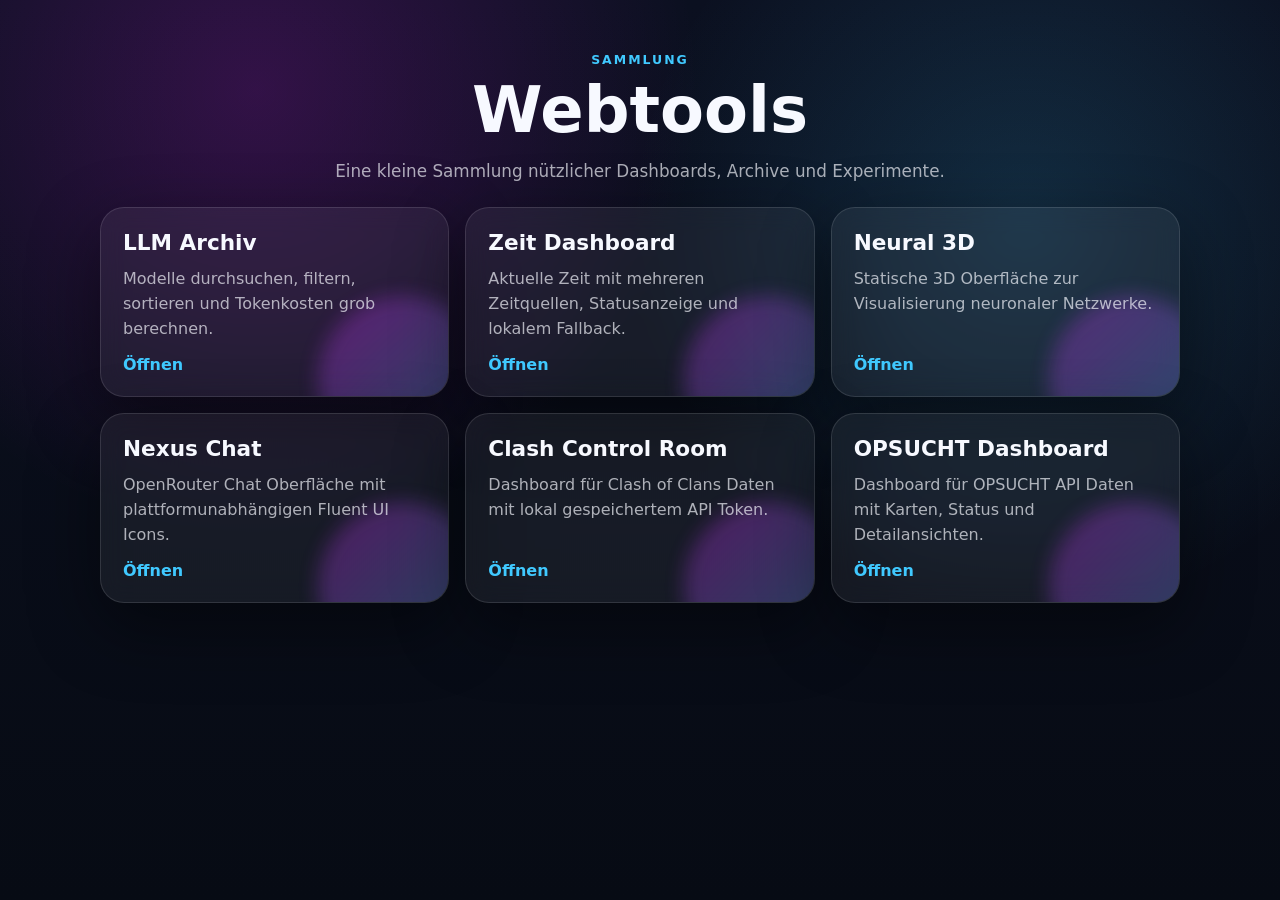
<file: index.html>
<!doctype html>
<html lang="de">
  <head>
    <meta charset="utf-8" />
    <meta name="viewport" content="width=device-width, initial-scale=1" />
    <title>Webtools</title>
    <meta name="description" content="Eine kleine Sammlung von Webtools, Dashboards und Experimenten." />
    <meta name="color-scheme" content="dark" />
    <link rel="stylesheet" href="styles.css" />
  </head>
  <body>
    <main class="home">
      <section class="hero" aria-labelledby="pageTitle">
        <p class="eyebrow">Sammlung</p>
        <h1 id="pageTitle">Webtools</h1>
        <p>Eine kleine Sammlung nützlicher Dashboards, Archive und Experimente.</p>
      </section>

      <section class="tool-grid" aria-label="Verfügbare Tools">
        <a class="tool-card" href="llm-archive/index.html">
          <h2>LLM Archiv</h2>
          <p>Modelle durchsuchen, filtern, sortieren und Tokenkosten grob berechnen.</p>
          <span>Öffnen</span>
        </a>

        <a class="tool-card" href="zeit-dashboard.html">
          <h2>Zeit Dashboard</h2>
          <p>Aktuelle Zeit mit mehreren Zeitquellen, Statusanzeige und lokalem Fallback.</p>
          <span>Öffnen</span>
        </a>

        <a class="tool-card" href="neural-3d.html">
          <h2>Neural 3D</h2>
          <p>Statische 3D Oberfläche zur Visualisierung neuronaler Netzwerke.</p>
          <span>Öffnen</span>
        </a>

        <a class="tool-card" href="nexus-chat.html">
          <h2>Nexus Chat</h2>
          <p>OpenRouter Chat Oberfläche mit plattformunabhängigen Fluent UI Icons.</p>
          <span>Öffnen</span>
        </a>

        <a class="tool-card" href="coc-dashboard/index.html">
          <h2>Clash Control Room</h2>
          <p>Dashboard für Clash of Clans Daten mit lokal gespeichertem API Token.</p>
          <span>Öffnen</span>
        </a>

        <a class="tool-card" href="opsucht/op-api-dash.html">
          <h2>OPSUCHT Dashboard</h2>
          <p>Dashboard für OPSUCHT API Daten mit Karten, Status und Detailansichten.</p>
          <span>Öffnen</span>
        </a>
      </section>
    </main>
  </body>
</html>
</file>
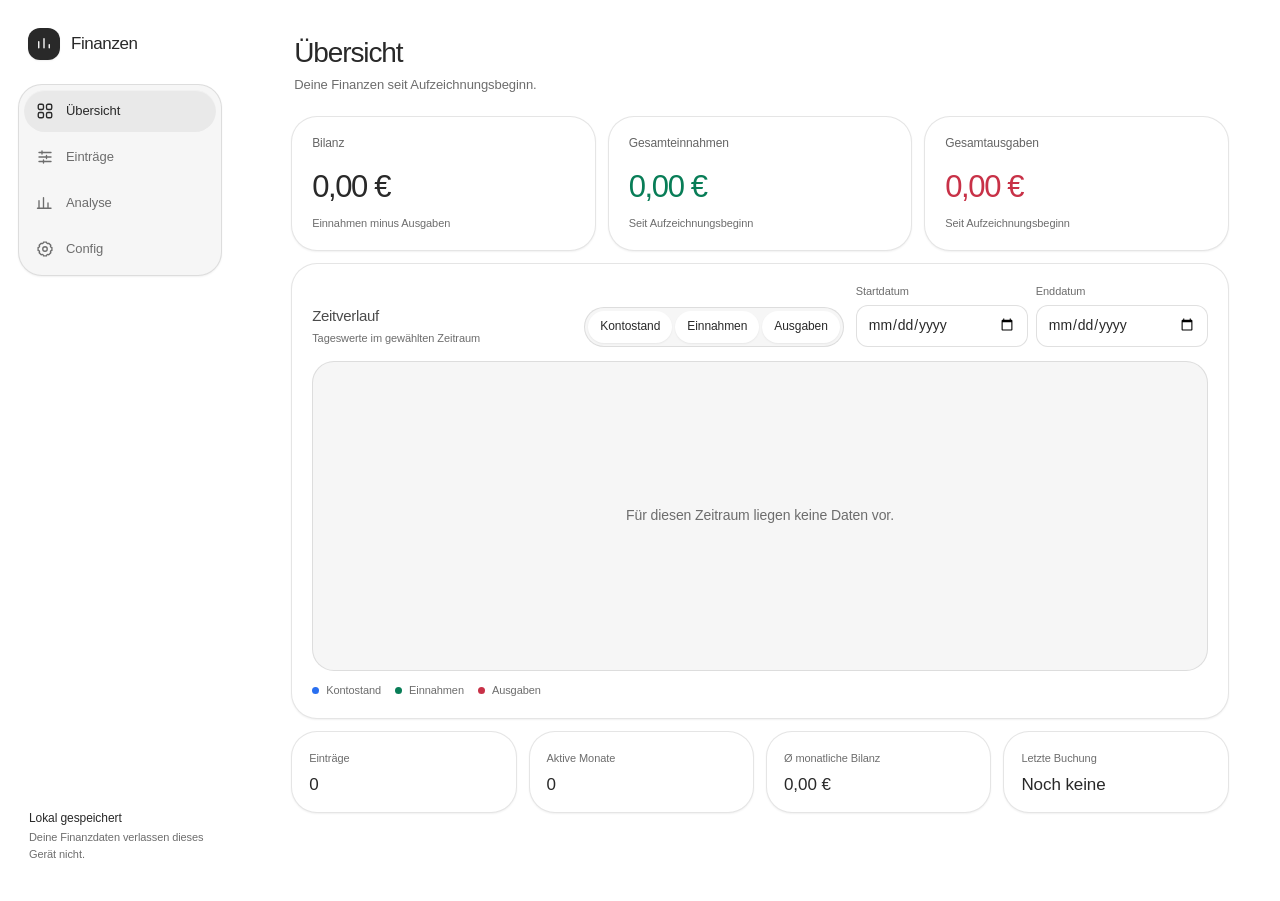
<file: finanzen.html>
<!doctype html>
<html lang="de">
<head>
  <meta charset="utf-8">
  <meta name="viewport" content="width=device-width, initial-scale=1, viewport-fit=cover">
  <meta name="color-scheme" content="light dark">
  <meta name="theme-color" content="#f4f6f8" id="themeColor">
  <title>Finanzübersicht</title>
  <style>
    :root{--bg:#f4f6f8;--panel:#fff;--panel2:#f8fafb;--text:#182026;--muted:#66727b;--line:#dfe5e9;--accent:#176b5b;--accent2:#d9eee8;--green:#11845b;--red:#cc3d4b;--blue:#377cf6;--shadow:0 8px 30px rgba(21,37,44,.07);--radius:18px;--radius-sm:11px;--font:Inter,ui-sans-serif,-apple-system,BlinkMacSystemFont,"Segoe UI",sans-serif;--mono:"SFMono-Regular",Consolas,monospace}
    [data-theme="dark"]{--bg:#111719;--panel:#182023;--panel2:#20292c;--text:#edf4f2;--muted:#9baba9;--line:#303d40;--accent:#4fc5a6;--accent2:#193f38;--green:#4bc28e;--red:#ff7580;--blue:#72a5ff;--shadow:0 10px 30px rgba(0,0,0,.18)}
    *{box-sizing:border-box}html{min-height:100%;background:var(--bg)}body{margin:0;min-height:100vh;background:var(--bg);color:var(--text);font-family:var(--font);font-size:15px;-webkit-font-smoothing:antialiased}button,input,select,textarea{font:inherit;color:inherit}button{cursor:pointer}button:disabled{cursor:not-allowed;opacity:.55}
    .app{display:grid;grid-template-columns:240px minmax(0,1fr);min-height:100vh}.sidebar{position:sticky;top:0;height:100vh;padding:28px 18px max(24px,env(safe-area-inset-bottom));border-right:1px solid var(--line);background:color-mix(in srgb,var(--panel) 92%,transparent);display:flex;flex-direction:column;z-index:10}.brand{display:flex;align-items:center;gap:11px;padding:0 10px 28px;font-weight:750;letter-spacing:-.025em;font-size:18px}.brandmark{width:34px;height:34px;border-radius:11px;display:grid;place-items:center;color:white;background:linear-gradient(145deg,#176b5b,#2f9d86);box-shadow:0 7px 16px rgba(23,107,91,.22)}.nav{display:grid;gap:6px}.nav button{min-height:46px;border:0;border-radius:12px;background:transparent;padding:0 13px;display:flex;align-items:center;gap:12px;color:var(--muted);text-align:left;font-weight:630}.nav button:hover{background:var(--panel2);color:var(--text)}.nav button.active{background:var(--accent2);color:var(--accent)}.nav svg,.icon-btn svg,.brandmark svg{width:20px;height:20px;fill:none;stroke:currentColor;stroke-width:1.8;stroke-linecap:round;stroke-linejoin:round}.side-note{margin-top:auto;padding:14px 12px;color:var(--muted);font-size:12px;line-height:1.5}.side-note strong{display:block;color:var(--text);font-size:13px;margin-bottom:2px}
    main{min-width:0;padding:42px clamp(22px,4vw,62px) 70px}.page{display:none;max-width:1440px;margin:0 auto}.page.active{display:block}.page-head{display:flex;align-items:flex-end;justify-content:space-between;gap:20px;margin-bottom:25px}.page-head h1{margin:0;font-size:30px;letter-spacing:-.045em;line-height:1.1}.page-head p{margin:8px 0 0;color:var(--muted)}
    .grid{display:grid;gap:16px}.summary-grid{grid-template-columns:repeat(3,minmax(0,1fr));margin-bottom:16px}.card,.grid>*{min-width:0}.card{background:var(--panel);border:1px solid var(--line);border-radius:var(--radius);box-shadow:var(--shadow)}.metric{padding:21px 22px;min-height:125px}.metric-label{color:var(--muted);font-size:13px;font-weight:630}.metric-value{margin-top:13px;font-size:clamp(24px,3vw,34px);font-weight:740;letter-spacing:-.045em;font-variant-numeric:tabular-nums;overflow-wrap:anywhere}.metric-sub{margin-top:7px;color:var(--muted);font-size:12px}.positive{color:var(--green)!important}.negative{color:var(--red)!important}
    .chart-card{padding:22px}.card-top{display:flex;align-items:flex-start;justify-content:space-between;gap:18px;margin-bottom:18px}.card-title{margin:0;font-size:17px;letter-spacing:-.02em}.card-sub{color:var(--muted);font-size:12px;margin-top:4px}.control-row{display:flex;gap:9px;align-items:center;flex-wrap:wrap;min-width:0}.segmented{display:flex;gap:4px;background:var(--panel2);border:1px solid var(--line);border-radius:12px;padding:4px;max-width:100%}.toggle{min-height:35px;border:0;border-radius:8px;padding:0 11px;background:transparent;color:var(--muted);font-size:12px;font-weight:680}.toggle.on{color:var(--text);background:var(--panel);box-shadow:0 2px 8px rgba(0,0,0,.07)}.toggle[data-series="balance"].on{color:var(--blue)}.toggle[data-series="income"].on{color:var(--green)}.toggle[data-series="expense"].on{color:var(--red)}.date-range{display:flex;gap:8px;align-items:end;min-width:0}.compact-field{display:grid;gap:5px;min-width:0}.compact-field span{font-size:11px;color:var(--muted);font-weight:650}.compact-field input{height:36px;max-width:145px;min-width:0}
    .chart-wrap{position:relative;min-height:340px;width:100%;overflow:hidden}.chart-wrap.small{min-height:270px}.chart-wrap svg{width:100%;height:340px;display:block;overflow:visible}.chart-wrap.small svg{height:270px}.chart-empty{position:absolute;inset:0;display:grid;place-items:center;color:var(--muted);text-align:center;padding:20px}.chart-tooltip{position:absolute;z-index:5;pointer-events:none;background:var(--text);color:var(--panel);border-radius:9px;padding:8px 10px;font-size:12px;box-shadow:var(--shadow);transform:translate(-50%,calc(-100% - 10px));white-space:nowrap}.chart-tooltip[hidden]{display:none}.axis-text{fill:var(--muted);font-size:11px}.grid-line{stroke:var(--line);stroke-width:1}.legend{display:flex;gap:16px;flex-wrap:wrap;margin-top:10px;color:var(--muted);font-size:12px}.legend span{display:flex;align-items:center;gap:7px}.dot{width:9px;height:9px;border-radius:50%;display:inline-block}.kpi-strip{margin-top:16px;grid-template-columns:repeat(4,minmax(0,1fr))}.mini-kpi{padding:16px 18px}.mini-kpi b{display:block;font-size:18px;margin-top:7px;font-variant-numeric:tabular-nums}.mini-kpi span{color:var(--muted);font-size:12px}
    .form-card{padding:22px;margin-bottom:16px}.form-grid{display:grid;grid-template-columns:1fr 1fr 1fr 1.2fr 1.2fr;gap:14px}.field{display:grid;gap:7px;min-width:0}.field.wide{grid-column:1/-1}.field label,.analysis-controls .field>span{font-size:12px;color:var(--muted);font-weight:680}.input,select,textarea,input[type="date"],input[type="number"],input[type="text"]{width:100%;min-width:0;border:1px solid var(--line);background:var(--panel2);border-radius:10px;min-height:44px;padding:9px 11px;outline:none}.input:focus,select:focus,textarea:focus,input:focus{border-color:var(--accent);box-shadow:0 0 0 3px color-mix(in srgb,var(--accent) 16%,transparent)}textarea{min-height:74px;resize:vertical}.type-switch{display:grid;grid-template-columns:1fr 1fr;background:var(--panel2);border:1px solid var(--line);border-radius:10px;padding:4px;height:44px}.type-switch input{position:absolute;opacity:0;pointer-events:none}.type-switch label{display:grid;place-items:center;border-radius:7px;font-size:13px;color:var(--muted);cursor:pointer}.type-switch input:checked+label{background:var(--panel);box-shadow:0 2px 8px rgba(0,0,0,.08);color:var(--text)}.form-actions{display:flex;align-items:center;gap:10px;margin-top:15px}.btn{min-height:43px;padding:0 16px;border-radius:10px;border:1px solid var(--line);background:var(--panel);font-weight:680}.btn:hover{background:var(--panel2)}.btn.primary{background:var(--accent);border-color:var(--accent);color:#fff}.btn.danger{color:var(--red);border-color:color-mix(in srgb,var(--red) 38%,var(--line))}.btn.ghost{border-color:transparent;background:transparent;color:var(--muted)}
    .list-card{overflow:hidden}.list-toolbar{padding:17px 18px;border-bottom:1px solid var(--line);display:flex;gap:10px;align-items:center;flex-wrap:wrap}.list-toolbar select,.list-toolbar input{min-height:40px;width:auto;max-width:190px}.filter-label{font-size:12px;color:var(--muted);font-weight:650}.entries-list{max-height:520px;overflow:auto;overscroll-behavior:contain}.entry{display:grid;grid-template-columns:110px minmax(120px,1.1fr) minmax(95px,.65fr) minmax(140px,1.4fr) 120px 82px;gap:15px;align-items:center;padding:14px 18px;border-bottom:1px solid var(--line)}.entry:last-child{border-bottom:0}.entry:hover{background:var(--panel2)}.entry-date{font-size:12px;color:var(--muted);font-variant-numeric:tabular-nums}.entry-main{min-width:0}.entry-group{font-weight:680;white-space:nowrap;overflow:hidden;text-overflow:ellipsis}.entry-market,.entry-note{min-width:0;color:var(--muted);font-size:13px;white-space:nowrap;overflow:hidden;text-overflow:ellipsis}.entry-amount{text-align:right;font-weight:740;font-variant-numeric:tabular-nums}.entry-actions{display:flex;justify-content:flex-end;gap:5px}.icon-btn{width:36px;height:36px;border:0;border-radius:9px;background:transparent;color:var(--muted);display:grid;place-items:center}.icon-btn:hover{background:var(--panel);color:var(--text)}.icon-btn.delete:hover{color:var(--red)}.icon-btn svg{width:17px;height:17px}.empty{padding:48px 20px;text-align:center;color:var(--muted)}.load-more{display:block;margin:14px auto}.list-meta{margin-left:auto;color:var(--muted);font-size:12px}
    .analysis-controls{padding:16px 18px;margin-bottom:16px;display:flex;align-items:end;gap:12px;flex-wrap:wrap}.analysis-grid{grid-template-columns:repeat(2,minmax(0,1fr));margin-bottom:16px}.analysis-stats{grid-template-columns:repeat(4,minmax(0,1fr));margin-bottom:16px}.stat{padding:18px}.stat span{font-size:12px;color:var(--muted)}.stat b{display:block;margin-top:8px;font-size:20px;font-variant-numeric:tabular-nums}.split-card{padding:20px;min-width:0}.rank-list{display:grid;gap:10px;margin-top:15px}.rank-row{display:grid;grid-template-columns:minmax(0,1fr) auto;gap:12px;align-items:center}.rank-label{min-width:0}.rank-label div{white-space:nowrap;overflow:hidden;text-overflow:ellipsis;font-size:13px;font-weight:620}.bar-track{height:5px;background:var(--panel2);border-radius:99px;overflow:hidden;margin-top:6px}.bar-fill{height:100%;background:var(--red);border-radius:99px}.rank-value{font-size:12px;font-family:var(--mono);color:var(--muted)}.top-table{width:100%;border-collapse:collapse;margin-top:10px}.top-table th,.top-table td{text-align:left;padding:11px 8px;border-bottom:1px solid var(--line);font-size:12px}.top-table th{color:var(--muted);font-weight:650}.top-table td:last-child,.top-table th:last-child{text-align:right}
    .config-grid{grid-template-columns:repeat(2,minmax(0,1fr));align-items:start}.config-card{padding:21px}.config-card h2{font-size:17px;margin:0 0 6px}.config-card>p{color:var(--muted);font-size:13px;margin:0 0 18px;line-height:1.5}.button-stack{display:flex;gap:9px;flex-wrap:wrap}.manage-list{display:grid;gap:8px;margin-top:14px;max-height:330px;overflow:auto}.manage-row{display:grid;grid-template-columns:minmax(0,1fr) 38px 38px;gap:6px;align-items:center}.manage-row input{min-height:40px}.manage-row .icon-btn{border:1px solid var(--line)}.add-row{display:grid;grid-template-columns:minmax(0,1fr) auto;gap:8px;margin-top:13px}.setting-row{display:flex;align-items:center;justify-content:space-between;gap:16px;padding:13px 0;border-bottom:1px solid var(--line)}.setting-row:last-child{border:0}.setting-row label{font-weight:630}.setting-row small{display:block;color:var(--muted);font-weight:400;margin-top:3px}.setting-row select{width:150px}.danger-zone{border-color:color-mix(in srgb,var(--red) 35%,var(--line))}
    .toast-region{position:fixed;right:22px;bottom:calc(22px + env(safe-area-inset-bottom));z-index:50;display:grid;gap:8px}.toast{max-width:360px;background:var(--text);color:var(--panel);padding:12px 15px;border-radius:11px;box-shadow:var(--shadow);animation:toast-in .2s ease}.toast.error{background:var(--red);color:#fff}@keyframes toast-in{from{opacity:0;transform:translateY(8px)}}.mobile-nav{display:none}.sr-only{position:absolute!important;width:1px;height:1px;padding:0;margin:-1px;overflow:hidden;clip:rect(0,0,0,0);white-space:nowrap;border:0}
    /* OA Design layer: calm ink-derived surfaces, squircles and pill actions. */
    :root{
      --ink:#292929;
      --bg:#fff;
      --panel:#fff;
      --panel2:#f6f6f6;
      --text:var(--ink);
      --muted:#6d6d6d;
      --line:color-mix(in srgb,var(--ink) 12%,transparent);
      --input-line:color-mix(in srgb,var(--ink) 14%,transparent);
      --wash:color-mix(in srgb,var(--ink) 5%,transparent);
      --secondary:#e9e9e9;
      --accent:#305dde;
      --accent2:#e9e9e9;
      --green:#087d57;
      --red:#c83147;
      --blue:#296ff0;
      --ring:#3ba6f1;
      --shadow:0 1px 2px rgba(0,0,0,.06);
      --shadow-floating:0 1px 2px rgba(0,0,0,.08),0 8px 24px rgba(0,0,0,.08);
      --radius:26px;
      --radius-sm:10px;
      --font:"Inter Tight",Inter,ui-sans-serif,-apple-system,BlinkMacSystemFont,"Segoe UI",sans-serif;
    }
    [data-theme="dark"]{
      --ink:#ededed;
      --bg:#191919;
      --panel:#212121;
      --panel2:#191919;
      --text:var(--ink);
      --muted:#969696;
      --line:color-mix(in srgb,var(--ink) 14%,transparent);
      --input-line:color-mix(in srgb,var(--ink) 16%,transparent);
      --wash:color-mix(in srgb,var(--ink) 5%,transparent);
      --secondary:#2e2e2e;
      --accent:#296ff0;
      --accent2:#2e2e2e;
      --green:#5bd7a5;
      --red:#ff858e;
      --blue:#6095ff;
      --ring:#3ba6f1;
      --shadow:0 1px 2px rgba(0,0,0,.22);
      --shadow-floating:0 1px 2px rgba(0,0,0,.24),0 8px 24px rgba(0,0,0,.22);
    }
    html,body{overflow-x:clip}body{font-size:14px;line-height:1.45;letter-spacing:-.006em}.app,main{background:var(--bg)}
    h1,h2,h3,strong,b,.brand,.nav button,.metric-label,.metric-value,.mini-kpi b,.stat b,.entry-group,.entry-amount,.btn,.toggle,.field label,.analysis-controls .field>span,.compact-field span,.rank-label div{font-weight:500}
    button,input,select,textarea{letter-spacing:-.006em}button,.btn,.icon-btn,.toggle,.nav button{transition:background-color .16s ease,color .16s ease,border-color .16s ease,transform .1s ease,box-shadow .16s ease}
    button:focus-visible,input:focus-visible,select:focus-visible,textarea:focus-visible{outline:none;box-shadow:0 0 0 3px color-mix(in srgb,var(--ring) 50%,transparent)!important}
    button:active,.btn:active,.icon-btn:active,.toggle:active,.nav button:active{transform:translateY(1px) scale(.98)}
    .sidebar{width:auto;padding:28px 18px max(24px,env(safe-area-inset-bottom));border-right:0;background:var(--panel);box-shadow:none}.brand{padding:0 10px 24px;font-size:17px;letter-spacing:-.025em}.brandmark{width:32px;height:32px;border-radius:12px;background:var(--text);box-shadow:var(--shadow);corner-shape:squircle}.brandmark svg{width:18px;height:18px}
    .nav{gap:4px;padding:5px;border:1px solid var(--line);border-radius:24px;background:var(--panel2);box-shadow:var(--shadow);corner-shape:squircle}.nav button{min-height:42px;border-radius:999px;padding:0 12px;font-size:13px}.nav button:hover{background:var(--wash)}.nav button.active{background:var(--secondary);color:var(--text);box-shadow:inset 0 1px 0 rgba(255,255,255,.35)}.nav svg{width:18px;height:18px}.side-note{padding:14px 11px;color:var(--muted);font-size:11px}.side-note strong{font-size:12px}
    main{padding:38px clamp(22px,4vw,58px) 88px}.page{max-width:1180px}.page-head{margin-bottom:22px;padding:0 3px}.page-head h1{font-size:28px;font-weight:500;letter-spacing:-.04em}.page-head p{margin-top:6px;font-size:13px;line-height:1.5}
    .grid{gap:12px}.summary-grid{margin-bottom:12px}.card{border-color:var(--line);border-radius:var(--radius);box-shadow:var(--shadow);corner-shape:squircle}.metric{min-height:116px;padding:18px 20px}.metric-label{font-size:12px;color:color-mix(in srgb,var(--text) 72%,transparent)}.metric-value{margin-top:12px;font-size:clamp(23px,2.7vw,31px);font-weight:500;letter-spacing:-.045em}.metric-sub{margin-top:6px;font-size:11px}
    .chart-card,.form-card,.config-card,.split-card{padding:20px}.chart-card{margin-top:0}.card-title{font-size:15px;font-weight:500;color:color-mix(in srgb,var(--text) 84%,transparent)}.card-sub{font-size:11px}.card-top{margin-bottom:14px}.chart-wrap{border:1px solid var(--line);border-radius:22px;background:var(--panel2);padding:8px;corner-shape:squircle}.chart-wrap.small{margin-top:14px}.chart-wrap svg{overflow:hidden}.grid-line{stroke:var(--line)}.axis-text{fill:var(--muted);font-size:10px}.legend{gap:14px;margin-top:12px;font-size:11px}.dot{width:7px;height:7px}.chart-tooltip{border:1px solid var(--line);border-radius:999px;background:var(--panel);color:var(--text);padding:7px 11px;font-size:11px;box-shadow:var(--shadow-floating)}
    .segmented{gap:3px;padding:3px;border-color:var(--line);border-radius:999px;background:var(--panel2)}.toggle{min-height:32px;border-radius:999px;padding:0 12px;font-weight:500}.toggle.on{background:var(--panel);box-shadow:var(--shadow)}.toggle[data-series="balance"].on,.toggle[data-series="income"].on,.toggle[data-series="expense"].on{color:var(--text)}
    .kpi-strip{margin-top:12px}.mini-kpi{padding:15px 17px}.mini-kpi span{font-size:11px}.mini-kpi b{margin-top:5px;font-size:17px}
    .input,select,textarea,input[type="date"],input[type="number"],input[type="text"]{min-height:42px;max-width:100%;border-color:var(--input-line);border-radius:12px;background:var(--panel);padding:8px 11px}.input:hover,select:hover,textarea:hover,input[type="date"]:hover,input[type="number"]:hover,input[type="text"]:hover{border-color:color-mix(in srgb,var(--ink) 22%,transparent)}.input:focus,select:focus,textarea:focus,input:focus{border-color:var(--ring)}textarea{min-height:72px}.field{gap:6px}.field label,.analysis-controls .field>span{font-size:11px;font-weight:500}.type-switch{height:42px;padding:3px;border:0;border-radius:999px;background:var(--secondary)}.type-switch label{border-radius:999px;font-size:12px;font-weight:500}.type-switch input:checked+label{background:var(--panel);box-shadow:var(--shadow)}
    select{padding-inline-end:34px;overflow:hidden;text-overflow:ellipsis;white-space:nowrap}
    input[type="date"]{display:block;inline-size:100%;min-inline-size:0;max-inline-size:100%;overflow:hidden}
    input[type="date"]::-webkit-date-and-time-value{min-width:0;text-align:left}
    input[type="date"]::-webkit-datetime-edit{display:flex;min-width:0;overflow:hidden;padding:0}
    input[type="date"]::-webkit-datetime-edit-fields-wrapper{min-width:0;overflow:hidden}
    input[type="date"]::-webkit-calendar-picker-indicator{flex:0 0 auto;margin:0 0 0 7px;padding:2px}
    .date-range{display:grid;grid-template-columns:repeat(2,minmax(155px,1fr));width:auto;max-width:100%}.analysis-controls .field{flex:1 1 190px}.list-toolbar>select,.list-toolbar>.compact-field{flex:1 1 170px;min-width:0;max-width:220px}.list-toolbar>.compact-field input{width:100%;max-width:100%}
    .form-card{margin-bottom:12px}.form-grid{gap:12px}.form-actions{margin-top:13px}.btn{min-height:38px;padding:0 15px;border:1px solid transparent;border-radius:999px;background:var(--secondary);box-shadow:none;font-size:13px;font-weight:500}.btn:hover{background:color-mix(in srgb,var(--secondary) 95%,var(--ink))}.btn.primary{border-color:color-mix(in srgb,var(--accent) 80%,#3a3480);background:color-mix(in srgb,var(--accent) 90%,#3a3480);box-shadow:inset 0 1px 0 rgba(255,255,255,.22),inset 0 -1px 0 rgba(58,52,128,.3)}.btn.primary:hover{background:var(--accent)}.btn.ghost{background:transparent}.btn.danger{border-color:transparent;background:color-mix(in srgb,var(--red) 9%,transparent)}.btn.danger:hover{background:color-mix(in srgb,var(--red) 14%,transparent)}
    .icon-btn{width:34px;height:34px;border-radius:999px}.icon-btn:hover{background:var(--wash)}.icon-btn svg{width:16px;height:16px}
    .list-card{padding:4px;overflow:hidden}.list-toolbar{padding:13px 14px 14px;border-bottom:0}.list-toolbar select,.list-toolbar input{min-height:36px;border-radius:999px;background:var(--panel2);font-size:12px}.list-toolbar .compact-field span{padding-left:8px}.entries-list{border:1px solid var(--line);border-radius:22px;background:var(--panel2);corner-shape:squircle}.entry{min-height:60px;padding:11px 14px;border-bottom:0}.entry:hover{background:var(--wash)}.entry-date,.entry-market,.entry-note{font-size:12px}.entry-group,.entry-amount{font-weight:500}.empty{padding:42px 20px;font-size:13px}.list-meta{font-size:11px}
    .analysis-controls{margin-bottom:12px;padding:14px 16px;border-radius:22px}.analysis-stats{margin-bottom:12px}.stat{padding:16px}.stat span{font-size:11px}.stat b{margin-top:6px;font-size:18px}.analysis-grid{margin-bottom:12px}.rank-list{margin-top:13px;padding:10px 12px;border:1px solid var(--line);border-radius:20px;background:var(--panel2)}.rank-row{padding:5px 0}.rank-label div{font-size:12px}.bar-track{height:4px;background:var(--secondary)}.rank-value{font-size:11px}.top-table{margin-top:13px;border-collapse:separate;border-spacing:0 3px}.top-table th{padding:7px 9px;border:0;font-size:10px;font-weight:500}.top-table td{padding:9px;border:0;background:var(--panel2);font-size:11px}.top-table td:first-child{border-radius:10px 0 0 10px}.top-table td:last-child{border-radius:0 10px 10px 0}
    .config-grid{gap:12px}.config-card h2{font-size:15px;font-weight:500}.config-card>p{margin-bottom:16px;font-size:12px}.button-stack{gap:7px}.manage-list{gap:6px;margin-top:12px}.manage-row{grid-template-columns:minmax(0,1fr) 36px 36px}.manage-row input{min-height:38px}.manage-row .icon-btn{border-color:var(--line)}.add-row{margin-top:12px}.setting-row{padding:11px 0;border-bottom:0}.setting-row label{font-weight:500}.setting-row small{font-size:11px}.danger-zone{border-color:color-mix(in srgb,var(--red) 25%,transparent)}
    .mobile-nav{border-color:var(--line);background:color-mix(in srgb,var(--panel) 92%,transparent);box-shadow:var(--shadow-floating);border-radius:999px}.mobile-nav button{border-radius:999px}.mobile-nav button.active{background:var(--secondary);color:var(--text)}
    .toast-region{gap:7px}.toast{border:1px solid var(--line);border-radius:999px;background:var(--panel);color:var(--text);padding:8px 14px;font-size:12px;box-shadow:var(--shadow-floating);animation:oa-toast-pulse .32s cubic-bezier(.5,1,.89,1)}.toast.error{border-color:color-mix(in srgb,var(--red) 25%,transparent);background:var(--panel);color:var(--red);animation:oa-toast-shake .28s cubic-bezier(.5,1,.89,1)}
    @keyframes oa-toast-pulse{0%{scale:1}30%{scale:1.025}60%{scale:.99}100%{scale:1}}@keyframes oa-toast-shake{0%{translate:0 0}25%{translate:-3px 0}50%{translate:3px 0}75%{translate:-3px 0}100%{translate:0 0}}
    @media(max-width:1200px){.chart-card .card-top{display:block}.chart-card .card-top>.control-row{margin-top:14px}.chart-card .control-row{justify-content:space-between}}
    @media(max-width:1050px){.app{grid-template-columns:200px minmax(0,1fr)}.sidebar{padding-left:12px;padding-right:12px}.form-grid{grid-template-columns:repeat(2,minmax(0,1fr))}.entry{grid-template-columns:90px minmax(110px,1fr) minmax(90px,.7fr) minmax(120px,1fr) 110px 82px}.analysis-stats{grid-template-columns:repeat(2,minmax(0,1fr))}}
    @media(max-width:900px){body{padding-bottom:calc(75px + env(safe-area-inset-bottom))}.app{display:block}.sidebar{display:none}main{padding:34px 24px 34px}.mobile-nav{position:fixed;display:grid;grid-template-columns:repeat(4,1fr);left:12px;right:12px;bottom:calc(8px + env(safe-area-inset-bottom));z-index:30;background:color-mix(in srgb,var(--panel) 92%,transparent);backdrop-filter:blur(16px);border:1px solid var(--line);border-radius:17px;padding:5px;box-shadow:0 12px 35px rgba(0,0,0,.17)}.mobile-nav button{height:50px;border:0;background:transparent;color:var(--muted);border-radius:12px;display:grid;place-items:center;gap:2px;font-size:10px}.mobile-nav button.active{background:var(--accent2);color:var(--accent)}.mobile-nav svg{width:19px;height:19px;fill:none;stroke:currentColor;stroke-width:1.8}}
    @media(max-width:760px){main{padding:28px 16px 30px}.page-head{align-items:flex-start}.page-head h1{font-size:27px}.summary-grid{grid-template-columns:1fr}.metric{min-height:auto}.date-range{width:100%;margin-top:10px}.compact-field{flex:1}.compact-field input{max-width:none}.kpi-strip,.analysis-stats,.analysis-grid,.config-grid{grid-template-columns:1fr 1fr}.form-grid{grid-template-columns:1fr}.field.wide{grid-column:auto}.list-toolbar{align-items:stretch;row-gap:12px}.list-toolbar>select,.list-toolbar>.compact-field{flex:1 1 calc(50% - 5px);width:calc(50% - 5px);max-width:none}.list-toolbar>.compact-field input{width:100%;max-width:none}.list-meta{width:100%;margin:0}.entry{grid-template-columns:minmax(0,1fr) auto 82px;gap:7px 12px;padding:14px}.entry-date{grid-column:1}.entry-amount{grid-column:2}.entry-actions{grid-column:3;grid-row:1/3}.entry-main{grid-column:1}.entry-market{grid-column:2;text-align:right}.entry-note{grid-column:1/3}.chart-card,.form-card,.config-card,.split-card{padding:17px}.chart-wrap{min-height:290px;height:auto}.chart-wrap svg{min-height:274px;height:274px}.toast-region{left:16px;right:16px}.toast{max-width:none}}
    @media(max-width:680px){.analysis-grid,.config-grid{grid-template-columns:1fr}}
    @media(max-width:510px){.kpi-strip,.analysis-stats,.analysis-grid,.config-grid{grid-template-columns:1fr}.control-row{align-items:stretch}.segmented{width:100%;overflow:auto}.toggle{flex:1}.date-range{grid-template-columns:1fr}.analysis-controls .field{width:100%;flex-basis:100%}.list-toolbar>select,.list-toolbar>.compact-field{width:100%;flex-basis:100%}.entry{grid-template-columns:minmax(0,1fr) auto 82px}.entry-market{max-width:120px}.button-stack .btn{flex:1}.page-head p{font-size:13px}.setting-row{display:grid;grid-template-columns:1fr}.setting-row select{width:100%}input,select,textarea{font-size:16px}}
    /* Compact, Safari-safe field layout. */
    input[type="date"]{contain:inline-size}
    .form-grid{grid-template-columns:minmax(220px,1.28fr) minmax(130px,.66fr) minmax(190px,.86fr) minmax(180px,1fr) minmax(180px,1fr);gap:12px}
    .form-grid>.field{grid-column:auto}
    .form-grid>.field.wide{grid-column:1/-1}
    .chart-card .card-top{align-items:end}
    .chart-card .control-row{display:grid;grid-template-columns:auto auto;align-items:end;gap:12px}
    .date-range{grid-template-columns:repeat(2,172px);gap:8px;width:auto}
    .compact-field input{width:100%;max-width:none}
    .chart-card>.chart-wrap{min-height:310px}
    .chart-card>.chart-wrap svg{height:310px}
    .chart-hit{cursor:pointer;touch-action:manipulation;outline:none}
    .chart-point{pointer-events:none;transition:r .16s ease,stroke-width .16s ease}
    .chart-point.selected,.chart-hit:focus-visible+.chart-point{r:5.5px;stroke:var(--panel);stroke-width:2px}
    .chart-tooltip.detail{min-width:230px;max-width:min(310px,calc(100% - 16px));border-radius:14px;padding:10px 12px;white-space:normal;transform:none;line-height:1.4}
    .chart-tip-date{margin-bottom:7px;color:var(--muted);font-size:11px;font-weight:500}
    .chart-tip-row{display:grid;grid-template-columns:minmax(0,1fr) auto;gap:2px 14px;padding:5px 0}
    .chart-tip-row+.chart-tip-row{border-top:1px solid var(--line)}
    .chart-tip-name{display:flex;min-width:0;align-items:center;gap:7px}
    .chart-tip-name i{width:7px;height:7px;flex:0 0 auto;border-radius:50%;background:var(--series-color)}
    .chart-tip-value{font-variant-numeric:tabular-nums;font-weight:500}
    .chart-tip-change{grid-column:1/-1;color:var(--muted);font-size:10px}
    .chart-tip-change .positive{color:var(--green)!important}.chart-tip-change .negative{color:var(--red)!important}.chart-tip-change .neutral{color:var(--muted)}
    .analysis-controls .field,.analysis-controls .filter-control{flex:0 1 220px}
    .list-toolbar{display:grid;grid-template-columns:repeat(5,minmax(0,1fr));gap:10px;align-items:end}
    .list-toolbar>select{width:100%;max-width:none;min-width:0}
    .list-toolbar>.compact-field{width:172px;max-width:172px;min-width:0;justify-self:start}
    .list-toolbar>.list-meta{grid-column:5;grid-row:2;width:auto;margin:0;align-self:center;justify-self:end;text-align:right}
    .filter-control{display:grid;gap:5px;min-width:0}.filter-control>span{padding-left:8px;color:var(--muted);font-size:11px;font-weight:500}
    .filter-control select,.filter-control input{width:100%;max-width:none}
    .multi-filter{position:relative;min-width:0}.multi-filter summary{display:grid;grid-template-columns:minmax(0,1fr) 16px;gap:8px;align-items:center;min-height:36px;padding:0 11px 0 13px;border:1px solid var(--input-line);border-radius:999px;background:var(--panel2);color:var(--text);font-size:12px;list-style:none;cursor:pointer;transition:border-color .16s ease,background-color .16s ease,box-shadow .16s ease}.multi-filter summary::-webkit-details-marker{display:none}.multi-filter summary:hover{border-color:color-mix(in srgb,var(--ink) 22%,transparent)}.multi-filter summary:focus-visible{outline:none;box-shadow:0 0 0 3px color-mix(in srgb,var(--ring) 50%,transparent)}.multi-filter.active summary{border-color:color-mix(in srgb,var(--accent) 38%,var(--input-line));background:color-mix(in srgb,var(--accent) 8%,var(--panel2))}.multi-filter summary svg{width:15px;height:15px;fill:none;stroke:currentColor;stroke-width:1.8;transition:transform .16s ease}.multi-filter[open] summary svg{transform:rotate(180deg)}.multi-filter-value{min-width:0;overflow:hidden;text-overflow:ellipsis;white-space:nowrap}
    .multi-filter-menu{position:absolute;z-index:25;top:calc(100% + 7px);left:0;width:min(280px,calc(100vw - 48px));max-height:280px;overflow:auto;padding:5px;border:1px solid var(--line);border-radius:16px;background:var(--panel);box-shadow:var(--shadow-floating)}.multi-filter[data-filter="market"] .multi-filter-menu,.multi-filter[data-analysis-filter="market"] .multi-filter-menu{right:0;left:auto}.multi-option{display:flex;min-height:42px;align-items:center;gap:10px;padding:7px 10px;border-radius:11px;font-size:12px;cursor:pointer;user-select:none}.multi-option:hover{background:var(--wash)}.multi-option input{width:17px!important;height:17px!important;min-height:0!important;flex:0 0 auto;margin:0;border-radius:5px!important;accent-color:var(--accent)}.multi-option span{min-width:0;overflow-wrap:anywhere}.filter-search{grid-column:1/3;grid-row:2}.filter-start{grid-column:3;grid-row:2}.filter-end{grid-column:4;grid-row:2}.reset-filters{grid-column:5;grid-row:1;align-self:end;min-height:36px;width:100%;justify-content:center}.list-card{overflow:visible}.form-grid>.date-field{min-inline-size:0;max-inline-size:100%;overflow:hidden}.date-field #date{display:block;inline-size:100%;width:100%;width:-webkit-fill-available;min-inline-size:0;min-width:0;max-inline-size:100%;max-width:100%}
    .notes-autocomplete{position:relative;min-width:0;border-radius:12px;background:var(--panel)}.notes-autocomplete textarea{position:relative;z-index:1;display:block;background:transparent}.notes-ghost{position:absolute;z-index:0;inset:1px;padding:8px 11px;overflow:hidden;border-radius:11px;white-space:pre-wrap;overflow-wrap:anywhere;color:transparent;line-height:inherit;pointer-events:none}.notes-ghost-prefix{visibility:hidden}.notes-ghost-suffix{color:color-mix(in srgb,var(--muted) 72%,transparent)}.note-accept{position:absolute;z-index:2;right:8px;bottom:8px;min-height:36px;padding:0 12px;border:1px solid var(--line);border-radius:999px;background:var(--panel);color:var(--muted);font-size:11px;box-shadow:var(--shadow);touch-action:manipulation}.note-accept:hover{color:var(--text);background:var(--panel2)}.session-suggestions{display:flex;min-width:0;gap:5px;overflow:hidden}.session-suggestions[hidden]{display:none}.session-chip{min-width:0;max-width:100%;min-height:30px;padding:0 9px;overflow:hidden;border:1px solid var(--line);border-radius:999px;background:transparent;color:var(--muted);font-size:10px;text-overflow:ellipsis;white-space:nowrap;touch-action:manipulation}.session-chip:hover{background:var(--wash);color:var(--text)}.toast.with-action{display:flex;align-items:center;gap:12px}.toast-action{min-height:36px;padding:0 12px;border:1px solid color-mix(in srgb,var(--accent) 35%,var(--line));border-radius:999px;background:color-mix(in srgb,var(--accent) 10%,var(--panel));color:var(--accent);font-size:11px;font-weight:600;white-space:nowrap;touch-action:manipulation}
    @media(max-width:1250px){
      .form-grid{grid-template-columns:repeat(6,minmax(0,1fr))}
      .form-grid>.field:nth-child(1),.form-grid>.field:nth-child(2),.form-grid>.field:nth-child(3){grid-column:span 2}
      .form-grid>.field:nth-child(4),.form-grid>.field:nth-child(5){grid-column:span 3}
      .form-grid>.field.wide{grid-column:1/-1}
    }
    @media(max-width:1200px){
      .chart-card .control-row{grid-template-columns:auto auto;justify-content:start}
    }
    @media(max-width:760px){
      .form-grid{grid-template-columns:1fr}.form-grid>.field{grid-column:auto}
      .chart-card .control-row{grid-template-columns:1fr;width:100%}
      .date-range{grid-template-columns:repeat(2,minmax(0,1fr));width:100%}
      .list-toolbar{grid-template-columns:repeat(2,minmax(0,1fr))}
      .list-toolbar>.compact-field{width:100%;max-width:none}
      .filter-search,.filter-start,.filter-end{grid-column:auto;grid-row:auto}
      .reset-filters{grid-column:1/-1;grid-row:1}
      .list-toolbar>.list-meta{grid-column:1/-1;grid-row:auto;width:100%;justify-self:stretch}
      .chart-card>.chart-wrap{min-height:274px}.chart-card>.chart-wrap svg{height:274px}
    }
    @media(max-width:510px){
      .date-range,.list-toolbar{grid-template-columns:1fr}
      .list-toolbar>.compact-field{width:100%;max-width:none}
      .multi-filter-menu,.multi-filter[data-filter="market"] .multi-filter-menu,.multi-filter[data-analysis-filter="market"] .multi-filter-menu{right:auto;left:0;width:100%}
    }
    @media(prefers-reduced-motion:reduce){*,*::before,*::after{scroll-behavior:auto!important;animation-duration:.01ms!important;transition-duration:.01ms!important}}
  </style>
</head>
<body>
<div class="app">
  <aside class="sidebar">
    <div class="brand"><span class="brandmark"><svg viewBox="0 0 24 24"><path d="M5 17V9m7 8V5m7 12v-4"/></svg></span>Finanzen</div>
    <nav class="nav" aria-label="Hauptnavigation">
      <button class="active" data-page="dashboard"><svg viewBox="0 0 24 24"><rect x="3" y="3" width="7" height="7" rx="2"/><rect x="14" y="3" width="7" height="7" rx="2"/><rect x="3" y="14" width="7" height="7" rx="2"/><rect x="14" y="14" width="7" height="7" rx="2"/></svg>Übersicht</button>
      <button data-page="entries"><svg viewBox="0 0 24 24"><path d="M4 6h16M4 12h16M4 18h16"/><path d="M8 4v4M14 10v4M10 16v4"/></svg>Einträge</button>
      <button data-page="analysis"><svg viewBox="0 0 24 24"><path d="M4 19V9m6 10V5m6 14v-7m4 7H2"/></svg>Analyse</button>
      <button data-page="config"><svg viewBox="0 0 24 24"><circle cx="12" cy="12" r="3"/><path d="M19.4 15a1.7 1.7 0 0 0 .3 1.9l.1.1-2.8 2.8-.1-.1a1.7 1.7 0 0 0-1.9-.3 1.7 1.7 0 0 0-1 1.6v.2h-4V21a1.7 1.7 0 0 0-1-1.6 1.7 1.7 0 0 0-1.9.3l-.1.1L4.2 17l.1-.1a1.7 1.7 0 0 0 .3-1.9A1.7 1.7 0 0 0 3 14H2.8v-4H3a1.7 1.7 0 0 0 1.6-1 1.7 1.7 0 0 0-.3-1.9L4.2 7 7 4.2l.1.1a1.7 1.7 0 0 0 1.9.3A1.7 1.7 0 0 0 10 3V2.8h4V3a1.7 1.7 0 0 0 1 1.6 1.7 1.7 0 0 0 1.9-.3l.1-.1L19.8 7l-.1.1a1.7 1.7 0 0 0-.3 1.9 1.7 1.7 0 0 0 1.6 1h.2v4H21a1.7 1.7 0 0 0-1.6 1z"/></svg>Config</button>
    </nav>
    <div class="side-note"><strong>Lokal gespeichert</strong>Deine Finanzdaten verlassen dieses Gerät nicht.</div>
  </aside>

  <main>
    <section class="page active" id="dashboard">
      <header class="page-head"><div><h1>Übersicht</h1><p>Deine Finanzen seit Aufzeichnungsbeginn.</p></div></header>
      <div class="grid summary-grid">
        <article class="card metric"><div class="metric-label">Bilanz</div><div class="metric-value" id="balanceTotal">0,00 €</div><div class="metric-sub">Einnahmen minus Ausgaben</div></article>
        <article class="card metric"><div class="metric-label">Gesamteinnahmen</div><div class="metric-value positive" id="incomeTotal">0,00 €</div><div class="metric-sub">Seit Aufzeichnungsbeginn</div></article>
        <article class="card metric"><div class="metric-label">Gesamtausgaben</div><div class="metric-value negative" id="expenseTotal">0,00 €</div><div class="metric-sub">Seit Aufzeichnungsbeginn</div></article>
      </div>
      <article class="card chart-card">
        <div class="card-top">
          <div><h2 class="card-title">Zeitverlauf</h2><div class="card-sub">Tageswerte im gewählten Zeitraum</div></div>
          <div class="control-row">
            <div class="segmented" aria-label="Datenreihen">
              <button class="toggle on" type="button" data-series="balance">Kontostand</button>
              <button class="toggle on" type="button" data-series="income">Einnahmen</button>
              <button class="toggle on" type="button" data-series="expense">Ausgaben</button>
            </div>
            <div class="date-range">
              <label class="compact-field"><span>Startdatum</span><input type="date" id="dashStart"></label>
              <label class="compact-field"><span>Enddatum</span><input type="date" id="dashEnd"></label>
            </div>
          </div>
        </div>
        <div class="chart-wrap" id="dashboardChart" aria-label="Zeitdiagramm"></div>
        <div class="legend"><span><i class="dot" style="background:var(--blue)"></i>Kontostand</span><span><i class="dot" style="background:var(--green)"></i>Einnahmen</span><span><i class="dot" style="background:var(--red)"></i>Ausgaben</span></div>
      </article>
      <div class="grid kpi-strip">
        <article class="card mini-kpi"><span>Einträge</span><b id="entryCount">0</b></article>
        <article class="card mini-kpi"><span>Aktive Monate</span><b id="activeMonths">0</b></article>
        <article class="card mini-kpi"><span>Ø monatliche Bilanz</span><b id="monthlyAverage">0,00 €</b></article>
        <article class="card mini-kpi"><span>Letzte Buchung</span><b id="lastEntry">Noch keine</b></article>
      </div>
    </section>

    <section class="page" id="entries">
      <header class="page-head"><div><h1>Einträge</h1><p>Transaktionen erfassen, bearbeiten und filtern.</p></div></header>
      <article class="card form-card">
        <form id="entryForm" novalidate>
          <div class="form-grid">
            <div class="field"><label>Art</label><div class="type-switch"><input type="radio" name="type" id="typeExpense" value="expense" checked><label for="typeExpense">Ausgabe</label><input type="radio" name="type" id="typeIncome" value="income"><label for="typeIncome">Einnahme</label></div></div>
            <div class="field"><label for="amount">Betrag</label><input id="amount" type="number" min="0.01" step="0.01" inputmode="decimal" placeholder="0,00" required></div>
            <div class="field date-field"><label for="date">Datum</label><input id="date" type="date" required><div class="session-suggestions" id="recentDates" aria-label="Zuletzt verwendete Daten" hidden></div></div>
            <div class="field"><label for="group">Gruppe</label><select id="group" required></select><div class="session-suggestions" id="recentGroups" aria-label="Zuletzt verwendete Gruppen" hidden></div></div>
            <div class="field"><label for="market">Markt / Ort</label><select id="market" required></select><div class="session-suggestions" id="recentMarkets" aria-label="Zuletzt verwendete Märkte" hidden></div></div>
            <div class="field wide"><label for="notes">Notizen</label><div class="notes-autocomplete"><div class="notes-ghost" id="notesGhost" aria-hidden="true"></div><textarea id="notes" maxlength="1000" placeholder="Optional, maximal 1000 Zeichen" aria-autocomplete="inline" aria-controls="acceptNoteSuggestion"></textarea><button class="note-accept" id="acceptNoteSuggestion" type="button" hidden>Vorschlag übernehmen</button></div></div>
          </div>
          <div class="form-actions"><button class="btn primary" id="submitEntry" type="submit">Hinzufügen</button><button class="btn ghost" id="cancelEdit" type="button" hidden>Abbrechen</button></div>
        </form>
      </article>
      <article class="card list-card">
        <div class="list-toolbar">
          <label class="filter-control" for="sortEntries"><span>Sortierung</span><select id="sortEntries"><option value="date-desc">Neueste zuerst</option><option value="date-asc">Älteste zuerst</option><option value="amount-asc">Betrag: klein nach groß</option><option value="amount-desc">Betrag: groß nach klein</option><option value="abs-asc">Absolut: klein nach groß</option><option value="abs-desc">Absolut: groß nach klein</option></select></label>
          <details class="multi-filter" data-filter="type"><summary><span class="multi-filter-value">Alle Arten</span><svg viewBox="0 0 24 24" aria-hidden="true"><path d="m7 10 5 5 5-5"/></svg></summary><div class="multi-filter-menu" role="group" aria-label="Arten filtern"><label class="multi-option"><input type="checkbox" value="income" data-multi-filter="type"><span>Einnahmen</span></label><label class="multi-option"><input type="checkbox" value="expense" data-multi-filter="type"><span>Ausgaben</span></label></div></details>
          <details class="multi-filter" data-filter="group"><summary><span class="multi-filter-value">Alle Gruppen</span><svg viewBox="0 0 24 24" aria-hidden="true"><path d="m7 10 5 5 5-5"/></svg></summary><div class="multi-filter-menu" id="filterGroupOptions" role="group" aria-label="Gruppen filtern"></div></details>
          <details class="multi-filter" data-filter="market"><summary><span class="multi-filter-value">Alle Märkte</span><svg viewBox="0 0 24 24" aria-hidden="true"><path d="m7 10 5 5 5-5"/></svg></summary><div class="multi-filter-menu" id="filterMarketOptions" role="group" aria-label="Märkte filtern"></div></details>
          <label class="filter-control filter-search" for="filterNotes"><span>Suche</span><input class="input" type="search" id="filterNotes" placeholder="Notizen durchsuchen" autocomplete="off"></label>
          <label class="compact-field filter-start"><span>Von</span><input type="date" id="filterStart"></label>
          <label class="compact-field filter-end"><span>Bis</span><input type="date" id="filterEnd"></label>
          <button class="btn reset-filters" id="resetFilters" type="button" disabled>Alle Filter zurücksetzen</button>
          <span class="list-meta" id="listMeta"></span>
        </div>
        <div class="entries-list" id="entriesList"></div>
      </article>
    </section>

    <section class="page" id="analysis">
      <header class="page-head"><div><h1>Analyse</h1><p>Muster, Verteilungen und Entwicklungen erkennen.</p></div></header>
      <div class="card analysis-controls">
        <label class="field"><span>Zeitraum / Gruppierung</span><select id="analysisPeriod"><option value="day">Tag</option><option value="week">Woche</option><option value="month" selected>Monat</option><option value="year">Jahr</option><option value="custom">Benutzerdefiniert</option></select></label>
        <label class="field custom-analysis" hidden><span>Startdatum</span><input type="date" id="analysisStart"></label>
        <label class="field custom-analysis" hidden><span>Enddatum</span><input type="date" id="analysisEnd"></label>
        <div class="filter-control"><span>Gruppen</span><details class="multi-filter" data-analysis-filter="group"><summary><span class="multi-filter-value">Alle Gruppen</span><svg viewBox="0 0 24 24" aria-hidden="true"><path d="m7 10 5 5 5-5"/></svg></summary><div class="multi-filter-menu" id="analysisGroupOptions" role="group" aria-label="Analyse nach Gruppen filtern"></div></details></div>
        <div class="filter-control"><span>Märkte</span><details class="multi-filter" data-analysis-filter="market"><summary><span class="multi-filter-value">Alle Märkte</span><svg viewBox="0 0 24 24" aria-hidden="true"><path d="m7 10 5 5 5-5"/></svg></summary><div class="multi-filter-menu" id="analysisMarketOptions" role="group" aria-label="Analyse nach Märkten filtern"></div></details></div>
      </div>
      <div class="grid analysis-stats">
        <article class="card stat"><span>Ø Einnahme</span><b id="avgIncome">0,00 €</b></article><article class="card stat"><span>Ø Ausgabe</span><b id="avgExpense">0,00 €</b></article><article class="card stat"><span>Einnahmen / Ausgaben</span><b id="analysisCounts">0 / 0</b></article><article class="card stat"><span>Ausgegeben</span><b id="spentShare">0,0 %</b></article><article class="card stat"><span>Übrig geblieben</span><b id="savedShare">0,0 %</b></article><article class="card stat"><span>Größte Einnahme</span><b id="largestIncome">0,00 €</b></article><article class="card stat"><span>Größte Ausgabe</span><b id="largestExpense">0,00 €</b></article><article class="card stat"><span>Bilanz</span><b id="analysisBalance">0,00 €</b></article>
      </div>
      <div class="grid analysis-grid">
        <article class="card split-card"><h2 class="card-title">Einnahmen, Ausgaben und Bilanz</h2><div class="card-sub">Aggregiert nach ausgewähltem Zeitraum</div><div class="chart-wrap small" id="analysisTrend"></div><div class="legend"><span><i class="dot" style="background:var(--green)"></i>Einnahmen</span><span><i class="dot" style="background:var(--red)"></i>Ausgaben</span><span><i class="dot" style="background:var(--blue)"></i>Bilanz</span></div></article>
        <article class="card split-card"><h2 class="card-title">Einnahmen vs. Ausgaben</h2><div class="card-sub">Verhältnis der Geldflüsse</div><div class="chart-wrap small" id="ratioChart"></div></article>
        <article class="card split-card"><h2 class="card-title">Ausgaben nach Gruppe</h2><div class="rank-list" id="groupRanking"></div></article>
        <article class="card split-card"><h2 class="card-title">Ausgaben nach Markt</h2><div class="rank-list" id="marketRanking"></div></article>
        <article class="card split-card"><h2 class="card-title">Größte Ausgaben</h2><div id="topExpenses"></div></article>
        <article class="card split-card"><h2 class="card-title">Größte Einnahmen</h2><div id="topIncomes"></div></article>
      </div>
    </section>

    <section class="page" id="config">
      <header class="page-head"><div><h1>Config</h1><p>Daten, Kategorien und Darstellung verwalten.</p></div></header>
      <div class="grid config-grid">
        <article class="card config-card"><h2>Datenverwaltung</h2><p>Erstelle Sicherungen oder übertrage deine Daten in eine Tabellenkalkulation.</p><div class="button-stack"><button class="btn" id="exportJson">JSON exportieren</button><button class="btn" id="exportCsv">CSV exportieren</button><button class="btn" id="importJson">JSON importieren</button><input type="file" id="importFile" accept="application/json,.json" hidden></div></article>
        <article class="card config-card"><h2>Darstellung</h2><p>Diese Einstellungen werden zusammen mit deinen Daten gespeichert.</p><div class="setting-row"><label for="themeSetting">Farbschema<small>System folgt der Geräteeinstellung</small></label><select id="themeSetting"><option value="system">System</option><option value="light">Hell</option><option value="dark">Dunkel</option></select></div><div class="setting-row"><label for="currencySetting">Währung<small>Standardmäßig Euro</small></label><select id="currencySetting"><option value="EUR">Euro (€)</option><option value="USD">US-Dollar ($)</option><option value="GBP">Pfund (£)</option><option value="CHF">Franken (CHF)</option></select></div></article>
        <article class="card config-card"><h2>Gruppen</h2><p>Die Bezeichnung vorhandener Einträge wird beim Umbenennen mit aktualisiert.</p><div class="add-row"><input id="newGroup" type="text" maxlength="80" placeholder="Neue Gruppe"><button class="btn" id="addGroup">Hinzufügen</button></div><div class="manage-list" id="groupList"></div></article>
        <article class="card config-card"><h2>Märkte</h2><p>Verwalte Märkte, Geschäfte und andere Buchungsorte.</p><div class="add-row"><input id="newMarket" type="text" maxlength="80" placeholder="Neuer Markt / Ort"><button class="btn" id="addMarket">Hinzufügen</button></div><div class="manage-list" id="marketList"></div></article>
        <article class="card config-card danger-zone"><h2>Gefahrenbereich</h2><p>Alle Einträge und Einstellungen werden unwiderruflich auf den Ausgangszustand zurückgesetzt.</p><button class="btn danger" id="deleteAll">Alle Daten löschen</button></article>
      </div>
    </section>
  </main>
</div>
<nav class="mobile-nav" aria-label="Mobile Navigation"></nav>
<div class="toast-region" id="toasts" aria-live="polite"></div>

<script>
(() => {
  'use strict';
  const STORAGE_KEY='personal-finance-app-v1';
  const defaults={version:1,entries:[],groups:['Lebensmittel','Freizeit','Mobilität','Wohnen','Gesundheit','Bildung','Gehalt','Sonstiges'],markets:['Supermarkt','Online','Arbeit','Schule','Sonstiger Ort'],settings:{theme:'system',currency:'EUR'}};
  const clone=o=>JSON.parse(JSON.stringify(o));
  const $=(s,r=document)=>r.querySelector(s), $$=(s,r=document)=>[...r.querySelectorAll(s)];
  const icon={edit:'<svg viewBox="0 0 24 24"><path d="M12 20h9"/><path d="m16.5 3.5 4 4L8 20l-5 1 1-5z"/></svg>',trash:'<svg viewBox="0 0 24 24"><path d="M3 6h18M8 6V4h8v2m3 0-1 15H6L5 6m5 4v7m4-7v7"/></svg>',save:'<svg viewBox="0 0 24 24"><path d="M5 21h14a2 2 0 0 0 2-2V7l-4-4H5a2 2 0 0 0-2 2v14a2 2 0 0 0 2 2z"/><path d="M7 3v6h10V3M8 21v-7h8v7"/></svg>'};
  let state=loadState(),editingId=null,listLimit=200;
  const seriesState={balance:true,income:true,expense:true};
  const filterSelections={type:new Set(),group:new Set(),market:new Set()};
  const analysisSelections={group:new Set(),market:new Set()};
  const sessionUsage={date:new Map(),group:new Map(),market:new Map(),notes:new Map()};
  let sessionSequence=0,noteSuggestion='',pendingUndo=null;

  function normalizeState(raw){
    if(!raw||typeof raw!=='object') throw new Error('Ungültige Sicherungsdatei.');
    const out=clone(defaults);
    out.entries=Array.isArray(raw.entries)?raw.entries.map(normalizeEntry).filter(Boolean):[];
    out.groups=uniqueNames(raw.groups,defaults.groups); out.markets=uniqueNames(raw.markets,defaults.markets);
    out.settings={theme:['system','light','dark'].includes(raw.settings?.theme)?raw.settings.theme:'system',currency:['EUR','USD','GBP','CHF'].includes(raw.settings?.currency)?raw.settings.currency:'EUR'};
    return out;
  }
  function normalizeEntry(e){
    if(!e||!['income','expense'].includes(e.type)||!isDate(e.date)) return null;
    const amount=Number(e.amount); if(!Number.isFinite(amount)||amount<=0) return null;
    return{id:String(e.id||uid()),type:e.type,amount:Math.round(amount*100)/100,date:e.date,group:String(e.group||'Sonstiges').slice(0,80),market:String(e.market||'Sonstiger Ort').slice(0,80),notes:String(e.notes||'').slice(0,1000),createdAt:String(e.createdAt||new Date().toISOString())};
  }
  function uniqueNames(value,fallback){const arr=Array.isArray(value)?value:[];const names=[...new Set(arr.map(v=>String(v).trim().slice(0,80)).filter(Boolean))];return names.length?names:[...fallback]}
  function loadState(){try{const raw=localStorage.getItem(STORAGE_KEY);return raw?normalizeState(JSON.parse(raw)):clone(defaults)}catch(e){setTimeout(()=>toast('Gespeicherte Daten konnten nicht gelesen werden.','error'),0);return clone(defaults)}}
  function saveState(){try{localStorage.setItem(STORAGE_KEY,JSON.stringify(state))}catch(e){toast('Speichern fehlgeschlagen. Bitte Speicherplatz prüfen.','error');return false}return true}
  function uid(){return(globalThis.crypto?.randomUUID?.()||Date.now().toString(36)+Math.random().toString(36).slice(2))}
  function isDate(v){if(!/^\d{4}-\d{2}-\d{2}$/.test(v))return false;const [y,m,d]=v.split('-').map(Number),x=new Date(y,m-1,d,12);return x.getFullYear()===y&&x.getMonth()===m-1&&x.getDate()===d}
  function today(){const d=new Date();return [d.getFullYear(),String(d.getMonth()+1).padStart(2,'0'),String(d.getDate()).padStart(2,'0')].join('-')}
  function parseDate(v){return new Date(v+'T12:00:00')}
  function fmtDate(v,short=false){if(!isDate(v))return '–';return new Intl.DateTimeFormat('de-DE',short?{day:'2-digit',month:'2-digit'}:{day:'2-digit',month:'2-digit',year:'numeric'}).format(parseDate(v))}
  function dateNumber(v){if(!isDate(v))return NaN;const [y,m,d]=v.split('-').map(Number);return Date.UTC(y,m-1,d)}
  function money(v){return new Intl.NumberFormat('de-DE',{style:'currency',currency:state.settings.currency,minimumFractionDigits:2,maximumFractionDigits:2}).format(Number(v)||0)}
  function signed(e){return(e.type==='income'?'+':'-')+money(e.amount)}
  function esc(v){return String(v??'').replace(/[&<>'"]/g,c=>({'&':'&amp;','<':'&lt;','>':'&gt;',"'":'&#39;','"':'&quot;'}[c]))}
  function toast(message,type=''){const n=document.createElement('div');n.className='toast '+type;n.textContent=message;$('#toasts').append(n);setTimeout(()=>n.remove(),3300)}
  function showUndoToast(entry,index){pendingUndo?.node?.remove();const token={entry:{...entry},index,node:null};pendingUndo=token;const n=document.createElement('div');token.node=n;n.className='toast with-action';n.innerHTML='<span>Eintrag gelöscht</span><button class="toast-action" type="button">Rückgängig</button>';$('#toasts').append(n);const timer=setTimeout(()=>{if(pendingUndo===token)pendingUndo=null;n.remove()},6500);$('.toast-action',n).addEventListener('click',()=>{if(pendingUndo!==token)return;pendingUndo=null;clearTimeout(timer);if(state.entries.some(e=>e.id===token.entry.id)){n.remove();return}state.entries.splice(Math.min(token.index,state.entries.length),0,token.entry);if(!saveState()){state.entries=state.entries.filter(e=>e.id!==token.entry.id);return}n.remove();renderAll();toast('Eintrag wiederhergestellt.')})}
  function sums(entries=state.entries){let income=0,expense=0;for(const e of entries)e.type==='income'?income+=e.amount:expense+=e.amount;return{income,expense,balance:income-expense}}
  function validateRange(start,end,label='Zeitraum'){if(start&&end&&start>end){toast(label+': Das Enddatum darf nicht vor dem Startdatum liegen.','error');return false}return true}
  function inRange(e,start,end){return(!start||e.date>=start)&&(!end||e.date<=end)}

  function applyTheme(){const setting=state.settings.theme;const dark=setting==='dark'||(setting==='system'&&matchMedia('(prefers-color-scheme: dark)').matches);document.documentElement.dataset.theme=dark?'dark':'light';$('#themeColor').content=dark?'#111719':'#f4f6f8'}
  function navigate(page){$$('.page').forEach(p=>p.classList.toggle('active',p.id===page));$$('[data-page]').forEach(b=>b.classList.toggle('active',b.dataset.page===page));if(page==='dashboard')renderDashboard();if(page==='entries')renderEntries();if(page==='analysis')renderAnalysis();if(page==='config')renderConfig();scrollTo({top:0,behavior:matchMedia('(prefers-reduced-motion: reduce)').matches?'auto':'smooth'});history.replaceState(null,'','#'+page)}
  function setupNav(){const desktop=$('.nav').innerHTML;$('.mobile-nav').innerHTML=desktop;$$('[data-page]').forEach(b=>b.addEventListener('click',()=>navigate(b.dataset.page)))}

  function populateSelects(){
    const currentGroup=$('#group').value,currentMarket=$('#market').value;
    const editing=editingId&&state.entries.find(e=>e.id===editingId);const formGroups=[...state.groups],formMarkets=[...state.markets];if(editing&&!formGroups.includes(editing.group))formGroups.push(editing.group);if(editing&&!formMarkets.includes(editing.market))formMarkets.push(editing.market);
    $('#group').innerHTML=formGroups.map(v=>`<option>${esc(v)}</option>`).join(''); $('#market').innerHTML=formMarkets.map(v=>`<option>${esc(v)}</option>`).join('');
    if(state.groups.includes(currentGroup))$('#group').value=currentGroup;if(state.markets.includes(currentMarket))$('#market').value=currentMarket;
    const allGroups=[...new Set([...state.groups,...state.entries.map(e=>e.group)])].sort((a,b)=>a.localeCompare(b,'de'));
    const allMarkets=[...new Set([...state.markets,...state.entries.map(e=>e.market)])].sort((a,b)=>a.localeCompare(b,'de'));
    filterSelections.group=new Set([...filterSelections.group].filter(v=>allGroups.includes(v)));filterSelections.market=new Set([...filterSelections.market].filter(v=>allMarkets.includes(v)));
    analysisSelections.group=new Set([...analysisSelections.group].filter(v=>allGroups.includes(v)));analysisSelections.market=new Set([...analysisSelections.market].filter(v=>allMarkets.includes(v)));
    renderMultiFilterOptions('group',allGroups);renderMultiFilterOptions('market',allMarkets);renderAnalysisFilterOptions('group',allGroups);renderAnalysisFilterOptions('market',allMarkets);updateFilterUI();updateAnalysisFilterUI();
  }
  function renderMultiFilterOptions(kind,values){const host=$(kind==='group'?'#filterGroupOptions':'#filterMarketOptions'),selected=filterSelections[kind];host.innerHTML=values.map(v=>`<label class="multi-option"><input type="checkbox" value="${esc(v)}" data-multi-filter="${kind}"${selected.has(v)?' checked':''}><span>${esc(v)}</span></label>`).join('')}
  function filterValueLabel(kind,value){if(kind==='type')return value==='income'?'Einnahmen':'Ausgaben';return value}
  function updateMultiFilterLabel(kind){const root=$(`.multi-filter[data-filter="${kind}"]`),selected=filterSelections[kind],fallback=kind==='type'?'Alle Arten':kind==='group'?'Alle Gruppen':'Alle Märkte';const label=$('.multi-filter-value',root);label.textContent=!selected.size?fallback:selected.size===1?filterValueLabel(kind,[...selected][0]):`${selected.size} ausgewählt`;root.classList.toggle('active',selected.size>0)}
  function hasActiveFilters(){return Object.values(filterSelections).some(set=>set.size)||$('#filterNotes').value.trim()||$('#filterStart').value||$('#filterEnd').value}
  function updateFilterUI(){['type','group','market'].forEach(updateMultiFilterLabel);$('#resetFilters').disabled=!hasActiveFilters()}
  function resetFilters(){Object.values(filterSelections).forEach(set=>set.clear());$$('[data-multi-filter]').forEach(input=>input.checked=false);$('#filterNotes').value='';$('#filterStart').value='';$('#filterEnd').value='';$('#filterStart').max='';$('#filterEnd').min='';$$('.multi-filter').forEach(x=>x.open=false);listLimit=200;updateFilterUI();renderEntries()}
  function renderAnalysisFilterOptions(kind,values){const host=$(kind==='group'?'#analysisGroupOptions':'#analysisMarketOptions'),selected=analysisSelections[kind];host.innerHTML=values.map(v=>`<label class="multi-option"><input type="checkbox" value="${esc(v)}" data-analysis-filter-option="${kind}"${selected.has(v)?' checked':''}><span>${esc(v)}</span></label>`).join('')}
  function updateAnalysisFilterLabel(kind){const root=$(`.multi-filter[data-analysis-filter="${kind}"]`),selected=analysisSelections[kind],fallback=kind==='group'?'Alle Gruppen':'Alle Märkte',label=$('.multi-filter-value',root);label.textContent=!selected.size?fallback:selected.size===1?[...selected][0]:`${selected.size} ausgewählt`;root.classList.toggle('active',selected.size>0)}
  function updateAnalysisFilterUI(){['group','market'].forEach(updateAnalysisFilterLabel)}
  function normalizedSpaces(value){return String(value??'').trim().replace(/\s+/g,' ')}
  function rememberSessionValue(kind,value){value=String(value??'').trim();if(!value)return;const key=kind==='notes'?value.toLocaleLowerCase('de-DE'):value,existing=sessionUsage[kind].get(key);sessionUsage[kind].set(key,{value,count:(existing?.count||0)+1,last:++sessionSequence})}
  function rememberSessionEntry(entry){rememberSessionValue('date',entry.date);rememberSessionValue('group',entry.group);rememberSessionValue('market',entry.market);rememberSessionValue('notes',entry.notes);renderSessionSuggestions();updateNoteAutocomplete()}
  function recentSessionValues(kind){return[...sessionUsage[kind].values()].filter(item=>kind==='group'?state.groups.includes(item.value):kind==='market'?state.markets.includes(item.value):true).sort((a,b)=>b.last-a.last||b.count-a.count).slice(0,3)}
  function renderSessionSuggestions(){for(const [kind,id] of [['date','recentDates'],['group','recentGroups'],['market','recentMarkets']]){const host=$('#'+id),values=recentSessionValues(kind);host.hidden=!values.length;host.innerHTML=values.map(item=>{const label=kind==='date'?fmtDate(item.value):item.value;return`<button class="session-chip" type="button" data-session-kind="${kind}" data-session-value="${esc(item.value)}" title="Zuletzt verwendet: ${esc(label)}">${esc(label)}</button>`}).join('')}}
  function findNoteSuggestion(value){const query=value.toLocaleLowerCase('de-DE');if(!query.trim())return'';return[...sessionUsage.notes.values()].filter(item=>item.value.length>value.length&&item.value.toLocaleLowerCase('de-DE').startsWith(query)).sort((a,b)=>b.last-a.last||b.count-a.count)[0]?.value||''}
  function updateNoteAutocomplete(){const input=$('#notes'),ghost=$('#notesGhost'),button=$('#acceptNoteSuggestion');noteSuggestion=findNoteSuggestion(input.value);ghost.innerHTML=noteSuggestion?`<span class="notes-ghost-prefix">${esc(input.value)}</span><span class="notes-ghost-suffix">${esc(noteSuggestion.slice(input.value.length))}</span>`:'';ghost.scrollTop=input.scrollTop;ghost.scrollLeft=input.scrollLeft;button.hidden=!noteSuggestion}
  function acceptNoteSuggestion(){if(!noteSuggestion)return;const input=$('#notes'),value=noteSuggestion;input.value=value;input.focus();input.setSelectionRange?.(value.length,value.length);updateNoteAutocomplete()}
  function entrySignature(entry){return JSON.stringify([entry.type,Math.round(Number(entry.amount)*100),entry.date,normalizedSpaces(entry.group),normalizedSpaces(entry.market),normalizedSpaces(entry.notes).toLocaleLowerCase('de-DE')])}

  function renderDashboard(){
    const s=sums();$('#balanceTotal').textContent=money(s.balance);$('#balanceTotal').className='metric-value '+(s.balance>0?'positive':s.balance<0?'negative':'');$('#incomeTotal').textContent=money(s.income);$('#expenseTotal').textContent=money(s.expense);$('#entryCount').textContent=state.entries.length.toLocaleString('de-DE');
    const months=new Set(state.entries.map(e=>e.date.slice(0,7)));$('#activeMonths').textContent=months.size.toLocaleString('de-DE');$('#monthlyAverage').textContent=money(months.size?s.balance/months.size:0);
    const last=[...state.entries].sort((a,b)=>b.date.localeCompare(a.date)||b.createdAt.localeCompare(a.createdAt))[0];$('#lastEntry').textContent=last?fmtDate(last.date):'Noch keine';
    drawDashboardChart();
  }
  function dailyData(entries){
    const map=new Map();for(const e of entries){if(!map.has(e.date))map.set(e.date,{date:e.date,income:0,expense:0,balance:0});const d=map.get(e.date);d[e.type]+=e.amount}
    let running=0;const dates=[...map.keys()].sort();return dates.map(date=>{const d=map.get(date);running+=d.income-d.expense;return{...d,balance:running}})
  }
  function drawDashboardChart(){
    const start=$('#dashStart').value,end=$('#dashEnd').value;if(!validateRange(start,end,'Dashboard'))return;
    const before=sums(state.entries.filter(e=>start&&e.date<start)).balance;
    const data=dailyData(state.entries.filter(e=>inRange(e,start,end)));let running=before;data.forEach(d=>{running+=d.income-d.expense;d.balance=running});
    const series=[seriesState.balance&&{key:'balance',color:'var(--blue)',label:'Kontostand'},seriesState.income&&{key:'income',color:'var(--green)',label:'Einnahmen'},seriesState.expense&&{key:'expense',color:'var(--red)',label:'Ausgaben'}].filter(Boolean);
    drawLineChart($('#dashboardChart'),data,series,d=>fmtDate(d.date,true),{timeAccessor:d=>d.date,domainStart:start||data[0]?.date,domainEnd:end||data[data.length-1]?.date,interactive:true});
  }
  function drawLineChart(host,data,series,labelFn,options={}){
    host.innerHTML='';if(!data.length||!series.length){host.innerHTML=`<div class="chart-empty">${!series.length?'Wähle mindestens eine Datenreihe aus.':'Für diesen Zeitraum liegen keine Daten vor.'}</div>`;return}
    const W=900,H=330,p={l:68,r:22,t:20,b:46};const vals=data.flatMap(d=>series.map(s=>d[s.key]));let min=Math.min(0,...vals),max=Math.max(0,...vals);if(min===max){max+=1;min-=1}const pad=(max-min)*.08;min-=pad;max+=pad;
    const timeValues=options.timeAccessor?data.map(d=>dateNumber(options.timeAccessor(d))):null;
    let domainMin=timeValues?dateNumber(options.domainStart):0,domainMax=timeValues?dateNumber(options.domainEnd):Math.max(0,data.length-1);
    if(timeValues){if(!Number.isFinite(domainMin))domainMin=Math.min(...timeValues);if(!Number.isFinite(domainMax))domainMax=Math.max(...timeValues)}
    const sameDomain=domainMin===domainMax;
    const x=i=>p.l+(sameDomain?(W-p.l-p.r)/2:((timeValues?timeValues[i]:i)-domainMin)*(W-p.l-p.r)/(domainMax-domainMin));const y=v=>p.t+(max-v)*(H-p.t-p.b)/(max-min);const yTicks=5;
    let svg=`<svg viewBox="0 0 ${W} ${H}" role="img"><title>Finanzverlauf</title>`;
    for(let i=0;i<=yTicks;i++){const v=max-(max-min)*i/yTicks,yy=y(v);svg+=`<line class="grid-line" x1="${p.l}" y1="${yy}" x2="${W-p.r}" y2="${yy}"/><text class="axis-text" x="${p.l-9}" y="${yy+4}" text-anchor="end">${compactMoney(v)}</text>`}
    if(timeValues){for(const tick of timeTicks(domainMin,domainMax)){const xx=sameDomain?p.l+(W-p.l-p.r)/2:p.l+(tick-domainMin)*(W-p.l-p.r)/(domainMax-domainMin);svg+=`<line class="grid-line" x1="${xx}" y1="${p.t}" x2="${xx}" y2="${H-p.b}" opacity=".42"/><text class="axis-text" x="${xx}" y="${H-15}" text-anchor="middle">${esc(formatTimeTick(tick,domainMax-domainMin))}</text>`}}else{const step=Math.max(1,Math.ceil(data.length/6));data.forEach((d,i)=>{if(i%step===0||i===data.length-1)svg+=`<text class="axis-text" x="${x(i)}" y="${H-15}" text-anchor="middle">${esc(labelFn(d))}</text>`})}
    series.forEach(s=>{const pts=data.map((d,i)=>`${x(i)},${y(d[s.key])}`).join(' ');svg+=`<polyline points="${pts}" fill="none" stroke="${s.color}" stroke-width="2.6" stroke-linecap="round" stroke-linejoin="round"/>`;data.forEach((d,i)=>{const aria=`${fmtDate(d.date)}, ${s.label}: ${money(d[s.key])}`;svg+=options.interactive?`<circle class="chart-hit" cx="${x(i)}" cy="${y(d[s.key])}" r="18" fill="transparent" tabindex="0" role="button" aria-label="${esc(aria)}" data-point-index="${i}"/><circle class="chart-point" cx="${x(i)}" cy="${y(d[s.key])}" r="3.4" fill="${s.color}" data-point-marker="${i}"/>`:`<circle cx="${x(i)}" cy="${y(d[s.key])}" r="7" fill="transparent" data-tip="${esc(labelFn(d)+' · '+s.label+': '+money(d[s.key]))}"/><circle cx="${x(i)}" cy="${y(d[s.key])}" r="2.7" fill="${s.color}"/>`})});svg+=`</svg><div class="chart-tooltip${options.interactive?' detail':''}" hidden></div>`;host.innerHTML=svg;options.interactive?bindDashboardPoints(host,data,series,W,H):bindTooltips(host)
  }
  function timeTicks(start,end){
    if(start===end)return[start];const day=86400000,span=Math.max(day,end-start),target=span/5;const steps=[1,2,5,7,14,30,60,90,180,365,730,1825].map(v=>v*day);const step=steps.find(v=>v>=target)||steps[steps.length-1];const ticks=[start];for(let t=Math.ceil(start/step)*step;t<end;t+=step)if(t>start+step*.18)ticks.push(t);if(end-start>step*.18)ticks.push(end);return[...new Set(ticks)]
  }
  function formatTimeTick(value,span){const d=new Date(value),day=86400000,parts=span<=75*day?{day:'2-digit',month:'2-digit'}:span<=800*day?{month:'short',year:'2-digit'}:{year:'numeric'};return new Intl.DateTimeFormat('de-DE',{...parts,timeZone:'UTC'}).format(d)}
  function signedMoneyValue(value){const n=Number(value)||0;return(n>0?'+':n<0?'−':'±')+money(Math.abs(n))}
  function bindDashboardPoints(host,data,series,W,H){
    const tip=$('.chart-tooltip',host),svg=$('svg',host);let pinned=-1;
    const content=index=>{const d=data[index],previous=data[index-1];return`<div class="chart-tip-date">${esc(fmtDate(d.date))}</div>`+series.map(s=>{const delta=previous?d[s.key]-previous[s.key]:null,kind=delta>0?'positive':delta<0?'negative':'neutral';return`<div class="chart-tip-row"><span class="chart-tip-name" style="--series-color:${s.color}"><i></i>${esc(s.label)}</span><span class="chart-tip-value">${esc(money(d[s.key]))}</span><span class="chart-tip-change">Veränderung: ${delta===null?'Kein vorheriger Punkt':`<span class="${kind}">${esc(signedMoneyValue(delta))}</span>`}</span></div>`}).join('')};
    const show=(index,node)=>{tip.innerHTML=content(index);tip.hidden=false;const hostBox=host.getBoundingClientRect(),svgBox=svg.getBoundingClientRect(),cx=Number(node.getAttribute('cx')),cy=Number(node.getAttribute('cy'));let left=svgBox.left-hostBox.left+cx*svgBox.width/W+12,top=svgBox.top-hostBox.top+cy*svgBox.height/H-tip.offsetHeight-12;left=Math.max(8,Math.min(left,host.clientWidth-tip.offsetWidth-8));top=Math.max(8,Math.min(top,host.clientHeight-tip.offsetHeight-8));tip.style.left=left+'px';tip.style.top=top+'px'};
    const select=(index,node)=>{pinned=index;$$('.chart-point',host).forEach(p=>p.classList.toggle('selected',Number(p.dataset.pointMarker)===index));show(index,node)};
    $$('.chart-hit',host).forEach(node=>{const index=Number(node.dataset.pointIndex);node.addEventListener('pointerenter',e=>{if(e.pointerType!=='touch'&&pinned<0)show(index,node)});node.addEventListener('pointerleave',()=>{if(pinned<0)tip.hidden=true});node.addEventListener('keydown',e=>{if(e.key==='Enter'||e.key===' '){e.preventDefault();select(index,node)}})});
    host.addEventListener('click',e=>{if(e.target.closest?.('svg')){const box=svg.getBoundingClientRect(),viewX=(e.clientX-box.left)*W/box.width,nodes=$$('.chart-hit',host);let node=nodes[0],distance=Infinity;for(const candidate of nodes){const next=Math.abs(Number(candidate.getAttribute('cx'))-viewX);if(next<distance){distance=next;node=candidate}}select(Number(node.dataset.pointIndex),node)}else{pinned=-1;tip.hidden=true;$$('.chart-point',host).forEach(p=>p.classList.remove('selected'))}})
  }
  function compactMoney(v){const abs=Math.abs(v);const n=abs>=1000000?(v/1000000).toFixed(1)+' Mio.':abs>=1000?(v/1000).toFixed(1)+' Tsd.':Math.round(v).toLocaleString('de-DE');return n}
  function bindTooltips(host){const tip=$('.chart-tooltip',host);$$('[data-tip]',host).forEach(n=>{n.addEventListener('pointerenter',()=>{tip.textContent=n.dataset.tip;tip.hidden=false});n.addEventListener('pointermove',e=>{const r=host.getBoundingClientRect();tip.style.left=(e.clientX-r.left)+'px';tip.style.top=(e.clientY-r.top)+'px'});n.addEventListener('pointerleave',()=>tip.hidden=true)})}

  function handleEntrySubmit(e){
    e.preventDefault();const type=$('input[name="type"]:checked').value,amount=Number($('#amount').value),date=$('#date').value,group=$('#group').value,market=$('#market').value,notes=$('#notes').value.trim();
    if(!Number.isFinite(amount)||amount<=0){toast('Bitte gib einen Betrag größer als 0 ein.','error');$('#amount').focus();return}if(!isDate(date)){toast('Bitte gib ein gültiges Datum ein.','error');$('#date').focus();return}if(!group||!market){toast('Bitte wähle eine Gruppe und einen Markt.','error');return}
    const entry={id:editingId||uid(),type,amount:Math.round(amount*100)/100,date,group,market,notes,createdAt:editingId?(state.entries.find(x=>x.id===editingId)?.createdAt||new Date().toISOString()):new Date().toISOString()};
    const duplicate=state.entries.some(existing=>existing.id!==editingId&&entrySignature(existing)===entrySignature(entry));if(duplicate&&!confirm(`Ein vollständig identischer Eintrag existiert bereits. Möchtest du ihn trotzdem ${editingId?'speichern':'hinzufügen'}?`))return;
    if(editingId){const i=state.entries.findIndex(x=>x.id===editingId);if(i<0){cancelEdit();toast('Der Eintrag wurde nicht gefunden.','error');return}state.entries[i]=entry;toast('Eintrag aktualisiert.')}else{state.entries.push(entry);toast('Eintrag hinzugefügt.')}
    if(saveState()){rememberSessionEntry(entry);resetEntryForm();renderAll()}
  }
  function resetEntryForm(){editingId=null;$('#entryForm').reset();$('#typeExpense').checked=true;$('#date').value=today();$('#submitEntry').textContent='Hinzufügen';$('#cancelEdit').hidden=true;populateSelects();renderSessionSuggestions();updateNoteAutocomplete()}
  function cancelEdit(){resetEntryForm()}
  function editEntry(id){const e=state.entries.find(x=>x.id===id);if(!e)return;editingId=id;populateSelects();$('#type'+(e.type==='income'?'Income':'Expense')).checked=true;$('#amount').value=e.amount;$('#date').value=e.date;$('#group').value=e.group;$('#market').value=e.market;$('#notes').value=e.notes;updateNoteAutocomplete();$('#submitEntry').textContent='Speichern';$('#cancelEdit').hidden=false;$('#entryForm').scrollIntoView({behavior:'smooth',block:'start'});$('#amount').focus()}
  function deleteEntry(id){const index=state.entries.findIndex(x=>x.id===id),e=state.entries[index];if(!e)return;if(!confirm(`Eintrag „${e.group}“ vom ${fmtDate(e.date)} wirklich löschen?`))return;state.entries.splice(index,1);if(!saveState()){state.entries.splice(index,0,e);return}if(editingId===id)resetEntryForm();renderAll();showUndoToast(e,index)}
  function filteredEntries(){
    const start=$('#filterStart').value,end=$('#filterEnd').value,query=$('#filterNotes').value.trim().toLocaleLowerCase('de-DE');if(!validateRange(start,end,'Filter'))return [];
    const arr=state.entries.filter(e=>(!filterSelections.type.size||filterSelections.type.has(e.type))&&(!filterSelections.group.size||filterSelections.group.has(e.group))&&(!filterSelections.market.size||filterSelections.market.has(e.market))&&(!query||e.notes.toLocaleLowerCase('de-DE').includes(query))&&inRange(e,start,end));const sort=$('#sortEntries').value;
    arr.sort((a,b)=>{if(sort==='date-asc'||sort==='date-desc'){const n=a.date.localeCompare(b.date)||a.createdAt.localeCompare(b.createdAt);return sort==='date-asc'?n:-n}const av=(a.type==='income'?a.amount:-a.amount),bv=(b.type==='income'?b.amount:-b.amount);if(sort==='amount-asc')return av-bv;if(sort==='amount-desc')return bv-av;if(sort==='abs-asc')return a.amount-b.amount;return b.amount-a.amount});return arr
  }
  function renderEntries(){
    populateSelects();const arr=filteredEntries(),shown=arr.slice(0,listLimit);$('#listMeta').textContent=`${Math.min(shown.length,arr.length)} von ${arr.length} Einträgen`;
    if(!arr.length){$('#entriesList').innerHTML='<div class="empty">Keine passenden Einträge gefunden.</div>';return}
    $('#entriesList').innerHTML=shown.map(e=>`<div class="entry"><div class="entry-date">${fmtDate(e.date)}</div><div class="entry-main"><div class="entry-group" title="${esc(e.group)}">${esc(e.group)}</div></div><div class="entry-market" title="${esc(e.market)}">${esc(e.market)}</div><div class="entry-note" title="${esc(e.notes)}">${esc(e.notes||'Keine Notiz')}</div><div class="entry-amount ${e.type==='income'?'positive':'negative'}">${signed(e)}</div><div class="entry-actions"><button class="icon-btn" data-edit="${e.id}" aria-label="Eintrag bearbeiten">${icon.edit}</button><button class="icon-btn delete" data-delete="${e.id}" aria-label="Eintrag löschen">${icon.trash}</button></div></div>`).join('')+(shown.length<arr.length?'<button class="btn load-more" id="loadMore">Weitere anzeigen</button>':'');
    $$('[data-edit]').forEach(b=>b.onclick=()=>editEntry(b.dataset.edit));$$('[data-delete]').forEach(b=>b.onclick=()=>deleteEntry(b.dataset.delete));$('#loadMore')?.addEventListener('click',()=>{listLimit+=200;renderEntries()})
  }

  function periodKey(date,period){const d=parseDate(date);if(period==='day'||period==='custom')return date;if(period==='month')return date.slice(0,7);if(period==='year')return date.slice(0,4);const x=new Date(d);const day=(x.getDay()+6)%7;x.setDate(x.getDate()-day);return [x.getFullYear(),String(x.getMonth()+1).padStart(2,'0'),String(x.getDate()).padStart(2,'0')].join('-')}
  function periodDate(key,period){if(!key)return'';if(period==='year')return key+'-01-01';if(period==='month')return key+'-01';return key}
  function periodLabel(key,period){if(period==='year')return key;if(period==='month'){const [y,m]=key.split('-');return new Intl.DateTimeFormat('de-DE',{month:'short',year:'2-digit'}).format(new Date(+y,+m-1,1))}if(period==='week')return 'KW '+isoWeek(parseDate(key));return fmtDate(key,true)}
  function isoWeek(d){const x=new Date(Date.UTC(d.getFullYear(),d.getMonth(),d.getDate()));x.setUTCDate(x.getUTCDate()+4-(x.getUTCDay()||7));return Math.ceil((((x-new Date(Date.UTC(x.getUTCFullYear(),0,1)))/86400000)+1)/7)}
  function renderAnalysis(){
    const period=$('#analysisPeriod').value,start=period==='custom'?$('#analysisStart').value:'',end=period==='custom'?$('#analysisEnd').value:'';$$('.custom-analysis').forEach(x=>x.hidden=period!=='custom');if(!validateRange(start,end,'Analyse'))return;
    const entries=state.entries.filter(e=>inRange(e,start,end)&&(!analysisSelections.group.size||analysisSelections.group.has(e.group))&&(!analysisSelections.market.size||analysisSelections.market.has(e.market))),s=sums(entries),inc=entries.filter(e=>e.type==='income'),exp=entries.filter(e=>e.type==='expense');
    $('#avgIncome').textContent=money(inc.length?s.income/inc.length:0);$('#avgExpense').textContent=money(exp.length?s.expense/exp.length:0);$('#analysisCounts').textContent=`${inc.length} / ${exp.length}`;$('#spentShare').textContent=s.income?(s.expense/s.income*100).toLocaleString('de-DE',{maximumFractionDigits:1})+' %':'–';$('#savedShare').textContent=s.income?((s.income-s.expense)/s.income*100).toLocaleString('de-DE',{maximumFractionDigits:1})+' %':'–';$('#largestIncome').textContent=money(Math.max(0,...inc.map(e=>e.amount)));$('#largestExpense').textContent=money(Math.max(0,...exp.map(e=>e.amount)));$('#analysisBalance').textContent=money(s.balance);$('#analysisBalance').className=s.balance>0?'positive':s.balance<0?'negative':'';
    const map=new Map();for(const e of entries){const k=periodKey(e.date,period);if(!map.has(k))map.set(k,{key:k,income:0,expense:0,balance:0});map.get(k)[e.type]+=e.amount}const trend=[...map.values()].sort((a,b)=>a.key.localeCompare(b.key));trend.forEach(x=>x.balance=x.income-x.expense);drawLineChart($('#analysisTrend'),trend,[{key:'income',color:'var(--green)',label:'Einnahmen'},{key:'expense',color:'var(--red)',label:'Ausgaben'},{key:'balance',color:'var(--blue)',label:'Bilanz'}],d=>periodLabel(d.key,period),{timeAccessor:d=>periodDate(d.key,period),domainStart:start||periodDate(trend[0]?.key,period),domainEnd:end||periodDate(trend[trend.length-1]?.key,period)});drawRatio($('#ratioChart'),s);
    renderRanking($('#groupRanking'),groupSum(exp,'group'));renderRanking($('#marketRanking'),groupSum(exp,'market'));renderTop($('#topExpenses'),exp,'expense');renderTop($('#topIncomes'),inc,'income')
  }
  function groupSum(entries,key){const map=new Map();entries.forEach(e=>map.set(e[key],(map.get(e[key])||0)+e.amount));return[...map].map(([label,value])=>({label,value})).sort((a,b)=>b.value-a.value)}
  function renderRanking(host,data){if(!data.length){host.innerHTML='<div class="empty">Keine Ausgaben vorhanden.</div>';return}const max=data[0].value;host.innerHTML=data.slice(0,8).map(x=>`<div class="rank-row"><div class="rank-label"><div title="${esc(x.label)}">${esc(x.label)}</div><div class="bar-track"><div class="bar-fill" style="width:${x.value/max*100}%"></div></div></div><div class="rank-value">${money(x.value)}</div></div>`).join('')}
  function drawRatio(host,s){const total=s.income+s.expense;if(!total){host.innerHTML='<div class="chart-empty">Noch keine Daten vorhanden.</div>';return}const a=s.income/total,rad=86,c=2*Math.PI*rad;host.innerHTML=`<svg viewBox="0 0 400 270" role="img"><title>Einnahmen und Ausgaben</title><circle cx="200" cy="128" r="${rad}" fill="none" stroke="var(--panel2)" stroke-width="28"/><circle cx="200" cy="128" r="${rad}" fill="none" stroke="var(--green)" stroke-width="28" stroke-dasharray="${c*a} ${c}" transform="rotate(-90 200 128)"/><circle cx="200" cy="128" r="${rad}" fill="none" stroke="var(--red)" stroke-width="28" stroke-dasharray="${c*(1-a)} ${c}" stroke-dashoffset="${-c*a}" transform="rotate(-90 200 128)"/><text x="200" y="122" text-anchor="middle" class="axis-text">Gesamtvolumen</text><text x="200" y="148" text-anchor="middle" fill="var(--text)" font-size="20" font-weight="700">${esc(money(total))}</text></svg><div class="legend"><span><i class="dot" style="background:var(--green)"></i>${esc(money(s.income))} Einnahmen</span><span><i class="dot" style="background:var(--red)"></i>${esc(money(s.expense))} Ausgaben</span></div>`}
  function renderTop(host,entries,type){const data=[...entries].sort((a,b)=>b.amount-a.amount).slice(0,6);if(!data.length){host.innerHTML='<div class="empty">Keine Daten vorhanden.</div>';return}host.innerHTML='<table class="top-table"><thead><tr><th>Datum</th><th>Gruppe</th><th>Betrag</th></tr></thead><tbody>'+data.map(e=>`<tr><td>${fmtDate(e.date)}</td><td>${esc(e.group)}</td><td class="${type==='income'?'positive':'negative'}">${signed(e)}</td></tr>`).join('')+'</tbody></table>'}

  function renderConfig(){
    $('#themeSetting').value=state.settings.theme;$('#currencySetting').value=state.settings.currency;
    renderManageList('group');renderManageList('market')
  }
  function renderManageList(kind){const isGroup=kind==='group',arr=isGroup?state.groups:state.markets,host=$(isGroup?'#groupList':'#marketList');host.innerHTML=arr.map((v,i)=>`<div class="manage-row"><input type="text" maxlength="80" value="${esc(v)}" data-name-input="${kind}-${i}" aria-label="${isGroup?'Gruppe':'Markt'} bearbeiten"><button class="icon-btn" data-save-name="${kind}-${i}" aria-label="Änderung speichern">${icon.save}</button><button class="icon-btn delete" data-remove-name="${kind}-${i}" aria-label="Löschen">${icon.trash}</button></div>`).join('');$$('[data-save-name]',host).forEach(b=>b.onclick=()=>saveName(kind,Number(b.dataset.saveName.split('-')[1])));$$('[data-remove-name]',host).forEach(b=>b.onclick=()=>removeName(kind,Number(b.dataset.removeName.split('-')[1]))) }
  function addName(kind){const input=$(kind==='group'?'#newGroup':'#newMarket'),name=input.value.trim();if(!name){toast('Bitte gib einen Namen ein.','error');input.focus();return}const arr=kind==='group'?state.groups:state.markets;if(arr.some(v=>v.toLocaleLowerCase('de')===name.toLocaleLowerCase('de'))){toast('Dieser Name ist bereits vorhanden.','error');return}arr.push(name.slice(0,80));input.value='';saveState();renderAll();toast('Eintrag hinzugefügt.')}
  function saveName(kind,index){const arr=kind==='group'?state.groups:state.markets,old=arr[index],input=$(`[data-name-input="${kind}-${index}"]`),name=input.value.trim();if(!name){toast('Der Name darf nicht leer sein.','error');return}if(arr.some((v,i)=>i!==index&&v.toLocaleLowerCase('de')===name.toLocaleLowerCase('de'))){toast('Dieser Name ist bereits vorhanden.','error');return}arr[index]=name.slice(0,80);state.entries.forEach(e=>{if(e[kind]===old)e[kind]=arr[index]});saveState();renderAll();toast('Name aktualisiert.')}
  function removeName(kind,index){const arr=kind==='group'?state.groups:state.markets;if(arr.length<=1){toast('Mindestens ein Eintrag muss erhalten bleiben.','error');return}const name=arr[index],count=state.entries.filter(e=>e[kind]===name).length;const extra=count?` ${count} bestehende Buchung${count===1?' behält':'en behalten'} diese Bezeichnung.`:'';if(!confirm(`„${name}“ wirklich aus der Liste löschen?${extra}`))return;arr.splice(index,1);saveState();renderAll();toast('Eintrag aus der Liste gelöscht.')}
  function download(name,type,text){const blob=new Blob([text],{type});const url=URL.createObjectURL(blob),a=document.createElement('a');a.href=url;a.download=name;document.body.append(a);a.click();a.remove();setTimeout(()=>URL.revokeObjectURL(url),1000)}
  function exportJson(){const payload={...state,exportedAt:new Date().toISOString(),app:'Finanzübersicht'};download(`finanzen-backup-${today()}.json`,'application/json;charset=utf-8',JSON.stringify(payload,null,2));toast('JSON-Backup erstellt.')}
  function csvCell(v,text=false){let s=String(v??'');if(text&&/^[=+\-@]/.test(s))s="'"+s;return'"'+s.replace(/"/g,'""')+'"'}
  function exportCsv(){const rows=[['Datum','Art','Betrag','Währung','Gruppe','Markt / Ort','Notizen'],...state.entries.slice().sort((a,b)=>a.date.localeCompare(b.date)).map(e=>[e.date,e.type==='income'?'Einnahme':'Ausgabe',(e.type==='income'?e.amount:-e.amount).toFixed(2).replace('.',','),state.settings.currency,e.group,e.market,e.notes])];const csv='\ufeff'+rows.map((r,ri)=>r.map((v,i)=>csvCell(v,ri>0&&i>=4)).join(';')).join('\r\n');download(`finanzen-${today()}.csv`,'text/csv;charset=utf-8',csv);toast('CSV-Datei erstellt.')}
  async function importJson(file){try{const text=await file.text();const next=normalizeState(JSON.parse(text));if(!confirm(`Backup mit ${next.entries.length} Einträgen importieren? Die aktuellen Daten werden ersetzt.`))return;state=next;if(!saveState())return;editingId=null;resetEntryForm();applyTheme();renderAll();toast('Backup erfolgreich importiert.')}catch(e){toast('Import fehlgeschlagen: '+e.message,'error')}finally{$('#importFile').value=''}}
  function deleteAll(){if(!confirm('Wirklich ALLE Finanzdaten löschen? Dieser Schritt kann nicht rückgängig gemacht werden.'))return;if(!confirm('Letzte Bestätigung: Alle Einträge, Gruppen, Märkte und Einstellungen endgültig löschen?'))return;state=clone(defaults);saveState();editingId=null;resetEntryForm();applyTheme();renderAll();toast('Alle Daten wurden gelöscht.')}

  function renderAll(){populateSelects();renderSessionSuggestions();renderDashboard();renderEntries();renderAnalysis();renderConfig()}
  function bind(){
    setupNav();$('#entryForm').addEventListener('submit',handleEntrySubmit);$('#cancelEdit').addEventListener('click',cancelEdit);
    $$('.toggle').forEach(b=>b.addEventListener('click',()=>{seriesState[b.dataset.series]=!seriesState[b.dataset.series];b.classList.toggle('on',seriesState[b.dataset.series]);drawDashboardChart()}));
    ['dashStart','dashEnd'].forEach(id=>$('#'+id).addEventListener('change',()=>{const s=$('#dashStart'),e=$('#dashEnd');s.max=e.value||'';e.min=s.value||'';if(validateRange(s.value,e.value,'Dashboard'))drawDashboardChart()}));
    $('#sortEntries').addEventListener('change',()=>{listLimit=200;renderEntries()});
    ['filterStart','filterEnd'].forEach(id=>$('#'+id).addEventListener('change',()=>{const s=$('#filterStart'),e=$('#filterEnd');s.max=e.value||'';e.min=s.value||'';listLimit=200;updateFilterUI();if(validateRange(s.value,e.value,'Filter'))renderEntries()}));
    document.addEventListener('change',e=>{const input=e.target.closest?.('[data-multi-filter]');if(!input)return;const selected=filterSelections[input.dataset.multiFilter];input.checked?selected.add(input.value):selected.delete(input.value);listLimit=200;updateFilterUI();renderEntries()});
    document.addEventListener('change',e=>{const input=e.target.closest?.('[data-analysis-filter-option]');if(!input)return;const selected=analysisSelections[input.dataset.analysisFilterOption];input.checked?selected.add(input.value):selected.delete(input.value);updateAnalysisFilterUI();renderAnalysis()});
    let searchTimer;$('#filterNotes').addEventListener('input',()=>{clearTimeout(searchTimer);searchTimer=setTimeout(()=>{listLimit=200;updateFilterUI();renderEntries()},80)});$('#resetFilters').addEventListener('click',resetFilters);
    $('#notes').addEventListener('input',updateNoteAutocomplete);$('#notes').addEventListener('scroll',updateNoteAutocomplete);$('#notes').addEventListener('keydown',e=>{if(noteSuggestion&&(e.key==='Tab'||e.key==='ArrowRight')&&e.target.selectionStart===e.target.value.length&&e.target.selectionEnd===e.target.value.length){e.preventDefault();acceptNoteSuggestion()}});$('#acceptNoteSuggestion').addEventListener('click',acceptNoteSuggestion);document.addEventListener('click',e=>{const chip=e.target.closest?.('[data-session-kind]');if(!chip)return;const field=$(chip.dataset.sessionKind==='date'?'#date':chip.dataset.sessionKind==='group'?'#group':'#market');field.value=chip.dataset.sessionValue;field.focus()});
    $$('.multi-filter').forEach(menu=>menu.addEventListener('toggle',()=>{if(menu.open)$$('.multi-filter').forEach(other=>{if(other!==menu)other.open=false})}));document.addEventListener('pointerdown',e=>{if(!e.target.closest?.('.multi-filter'))$$('.multi-filter').forEach(menu=>menu.open=false)});document.addEventListener('keydown',e=>{if(e.key==='Escape')$$('.multi-filter').forEach(menu=>menu.open=false)});
    ['analysisPeriod','analysisStart','analysisEnd'].forEach(id=>$('#'+id).addEventListener('change',()=>{const s=$('#analysisStart'),e=$('#analysisEnd');s.max=e.value||'';e.min=s.value||'';if(validateRange(s.value,e.value,'Analyse'))renderAnalysis()}));
    $('#addGroup').onclick=()=>addName('group');$('#addMarket').onclick=()=>addName('market');$('#newGroup').addEventListener('keydown',e=>{if(e.key==='Enter')addName('group')});$('#newMarket').addEventListener('keydown',e=>{if(e.key==='Enter')addName('market')});
    $('#themeSetting').addEventListener('change',e=>{state.settings.theme=e.target.value;saveState();applyTheme()});$('#currencySetting').addEventListener('change',e=>{state.settings.currency=e.target.value;saveState();renderAll()});
    $('#exportJson').onclick=exportJson;$('#exportCsv').onclick=exportCsv;$('#importJson').onclick=()=>$('#importFile').click();$('#importFile').addEventListener('change',e=>e.target.files[0]&&importJson(e.target.files[0]));$('#deleteAll').onclick=deleteAll;
    matchMedia('(prefers-color-scheme: dark)').addEventListener?.('change',()=>{if(state.settings.theme==='system')applyTheme()});window.addEventListener('resize',()=>{if($('#dashboard').classList.contains('active'))drawDashboardChart();if($('#analysis').classList.contains('active'))renderAnalysis()})
  }
  applyTheme();bind();populateSelects();renderSessionSuggestions();updateNoteAutocomplete();$('#date').value=today();const initial=location.hash.slice(1);navigate(['dashboard','entries','analysis','config'].includes(initial)?initial:'dashboard');
})();
</script>
</body>
</html>
</file>
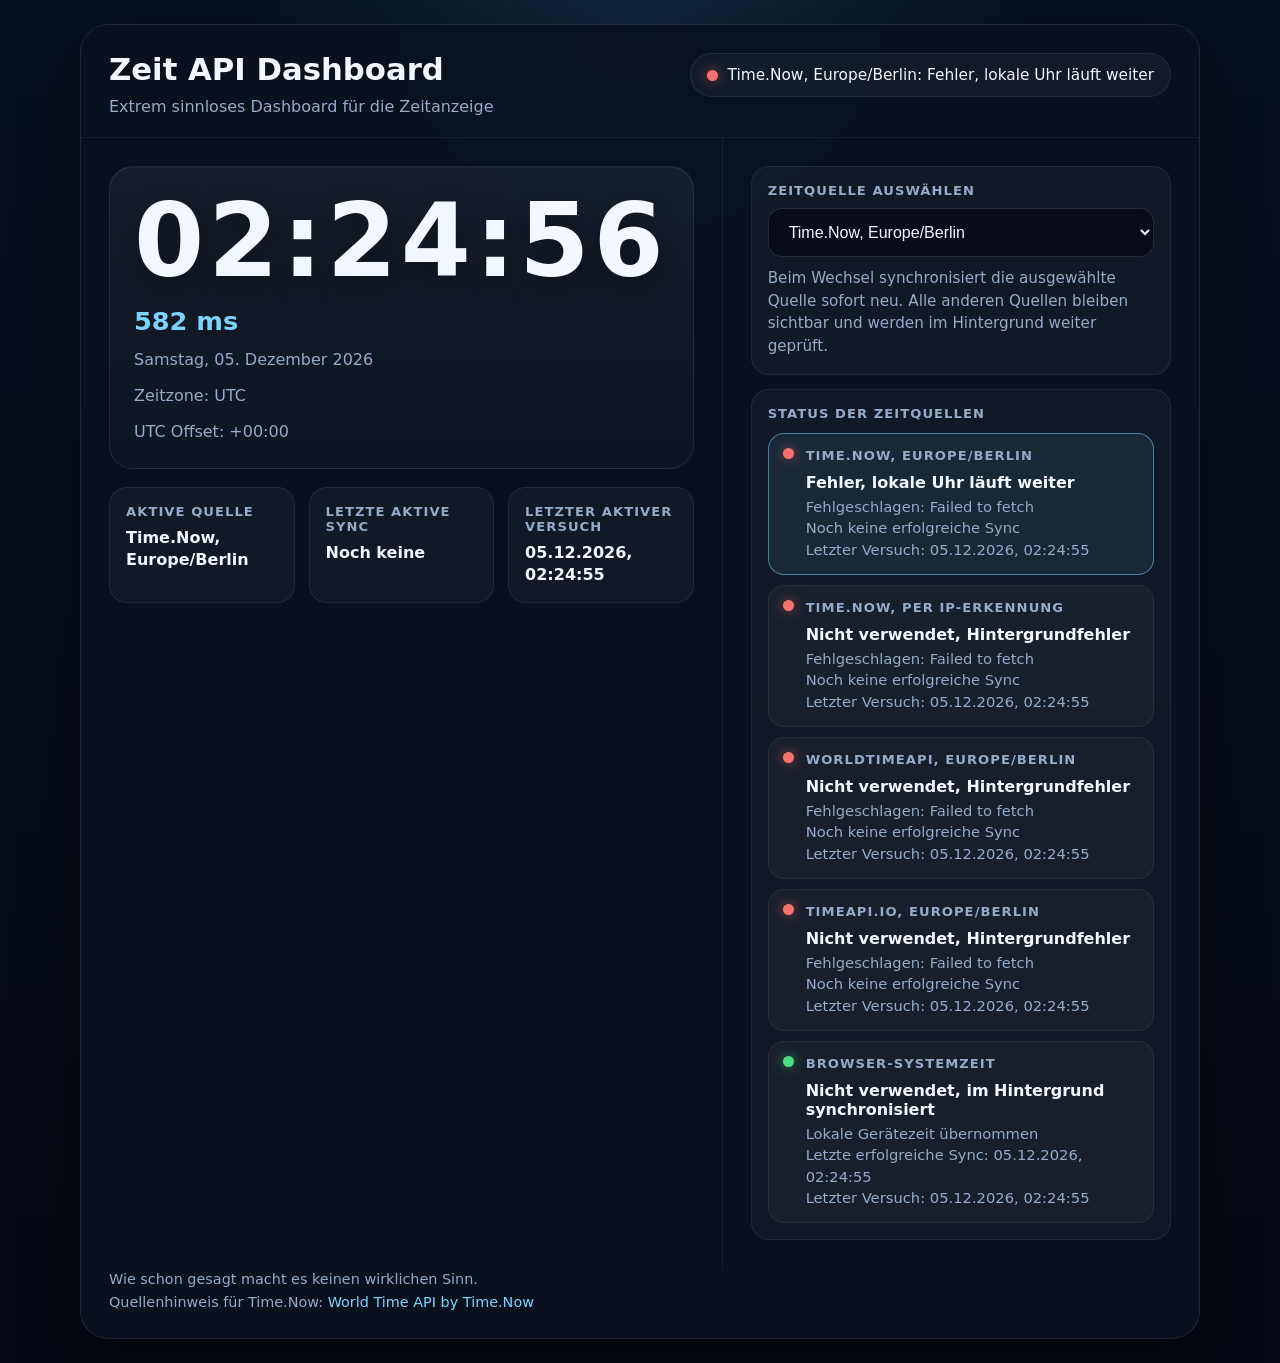
<file: flipclock-atomuhr-mobile-optimiert.html>
<!DOCTYPE html>
<html lang="de">
<head>
  <meta charset="UTF-8" />
  <meta name="viewport" content="width=device-width, initial-scale=1.0" />
  <title>Zeit Dashboard</title>
  <style>
    :root {
      --bg: #07111f;
      --panel: rgba(10, 18, 32, 0.92);
      --panel-border: rgba(255,255,255,0.09);
      --text: #f3f7ff;
      --muted: #96aac9;
      --accent: #7dd3fc;
      --accent-2: #38bdf8;
      --ok: #4ade80;
      --warn: #fbbf24;
      --err: #f87171;
      --idle: #64748b;
      --shadow: rgba(0, 0, 0, 0.4);
    }

    * { box-sizing: border-box; }

    html, body {
      margin: 0;
      min-height: 100%;
      font-family: Inter, ui-sans-serif, system-ui, -apple-system, BlinkMacSystemFont, "Segoe UI", sans-serif;
      color: var(--text);
      background:
        radial-gradient(circle at top, rgba(56, 189, 248, 0.13), transparent 26%),
        linear-gradient(180deg, #08111f 0%, #040812 100%);
    }

    body {
      display: grid;
      place-items: center;
      padding: 24px;
    }

    .app {
      width: min(1120px, 100%);
      background: var(--panel);
      border: 1px solid var(--panel-border);
      border-radius: 28px;
      box-shadow: 0 24px 60px var(--shadow);
      overflow: hidden;
      backdrop-filter: blur(10px);
    }

    .hero {
      padding: 28px 28px 18px;
      border-bottom: 1px solid rgba(255,255,255,0.06);
    }

    .hero-top {
      display: flex;
      gap: 16px;
      justify-content: space-between;
      align-items: flex-start;
      flex-wrap: wrap;
    }

    .title-wrap h1 {
      margin: 0;
      font-size: clamp(1.5rem, 2.4vw, 2.2rem);
      line-height: 1.1;
    }

    .subtitle {
      margin: 8px 0 0;
      color: var(--muted);
      font-size: 1rem;
      line-height: 1.5;
      max-width: 66ch;
    }

    .sync-pill {
      display: inline-flex;
      align-items: center;
      gap: 10px;
      padding: 12px 16px;
      border-radius: 999px;
      background: rgba(255,255,255,0.04);
      border: 1px solid rgba(255,255,255,0.08);
      color: var(--text);
      font-size: 0.96rem;
      white-space: nowrap;
    }

    .dot {
      width: 11px;
      height: 11px;
      border-radius: 50%;
      display: inline-block;
      background: var(--idle);
      box-shadow: 0 0 0 4px rgba(255,255,255,0.04);
      flex: 0 0 auto;
    }

    .dot.ok { background: var(--ok); box-shadow: 0 0 12px rgba(74, 222, 128, 0.55); }
    .dot.warn { background: var(--warn); box-shadow: 0 0 12px rgba(251, 191, 36, 0.55); }
    .dot.err { background: var(--err); box-shadow: 0 0 12px rgba(248, 113, 113, 0.55); }
    .dot.idle { background: var(--idle); }

    .content {
      display: grid;
      grid-template-columns: 1.32fr 0.98fr;
      gap: 0;
    }

    .clock-panel,
    .side-panel {
      padding: 28px;
    }

    .clock-panel {
      border-right: 1px solid rgba(255,255,255,0.06);
    }

    .clock-face {
      border-radius: 24px;
      padding: 24px;
      background: linear-gradient(180deg, rgba(255,255,255,0.05), rgba(255,255,255,0.02));
      border: 1px solid rgba(255,255,255,0.08);
      box-shadow: inset 0 1px 0 rgba(255,255,255,0.04);
    }

    .time {
      font-size: clamp(2.7rem, 10vw, 6.3rem);
      font-weight: 800;
      line-height: 1;
      letter-spacing: 0.04em;
      font-variant-numeric: tabular-nums;
      font-feature-settings: "tnum" 1;
      text-shadow: 0 10px 24px rgba(0,0,0,0.3);
    }

    .milliseconds {
      margin-top: 14px;
      color: var(--accent);
      font-size: clamp(1.15rem, 3vw, 1.6rem);
      font-weight: 700;
      font-variant-numeric: tabular-nums;
      font-feature-settings: "tnum" 1;
    }

    .date-line,
    .zone-line,
    .offset-line {
      margin-top: 12px;
      color: var(--muted);
      font-size: 1rem;
      line-height: 1.5;
    }

    .meta-grid {
      display: grid;
      grid-template-columns: repeat(3, minmax(0, 1fr));
      gap: 14px;
      margin-top: 18px;
    }

    .meta-card,
    .panel-card {
      background: rgba(255,255,255,0.035);
      border: 1px solid rgba(255,255,255,0.07);
      border-radius: 18px;
      padding: 16px;
    }

    .meta-label,
    .panel-title,
    .provider-name,
    .select-label {
      color: var(--muted);
      font-size: 0.82rem;
      letter-spacing: 0.08em;
      text-transform: uppercase;
      font-weight: 700;
    }

    .meta-value {
      margin-top: 8px;
      font-size: 1rem;
      font-weight: 700;
      line-height: 1.4;
    }

    .stack {
      display: grid;
      gap: 14px;
    }

    .api-select {
      margin-top: 10px;
      width: 100%;
      border-radius: 14px;
      border: 1px solid rgba(255,255,255,0.12);
      background: rgba(7, 12, 24, 0.9);
      color: var(--text);
      padding: 14px 16px;
      font-size: 1rem;
      outline: none;
    }

    .helper {
      margin-top: 10px;
      color: var(--muted);
      font-size: 0.95rem;
      line-height: 1.5;
    }

    .providers {
      display: grid;
      gap: 10px;
      margin-top: 12px;
    }

    .provider-row {
      display: grid;
      grid-template-columns: auto 1fr;
      gap: 12px;
      align-items: start;
      padding: 14px;
      border-radius: 16px;
      background: rgba(255,255,255,0.03);
      border: 1px solid rgba(255,255,255,0.06);
    }

    .provider-row.active {
      border-color: rgba(125,211,252,0.5);
      background: rgba(125,211,252,0.08);
    }

    .provider-main {
      display: flex;
      flex-wrap: wrap;
      align-items: baseline;
      gap: 10px;
    }

    .provider-status {
      color: var(--text);
      font-weight: 600;
    }

    .provider-detail {
      margin-top: 4px;
      color: var(--muted);
      font-size: 0.92rem;
      line-height: 1.45;
    }

    .footer {
      padding: 0 28px 24px;
      color: var(--muted);
      font-size: 0.9rem;
      line-height: 1.6;
    }

    .footer a {
      color: var(--accent);
      text-decoration: none;
    }

    .footer a:hover {
      text-decoration: underline;
    }

    @media (max-width: 920px) {
      .content { grid-template-columns: 1fr; }
      .clock-panel { border-right: 0; border-bottom: 1px solid rgba(255,255,255,0.06); }
      .meta-grid { grid-template-columns: 1fr; }
    }

    @media (max-width: 640px) {
      body { padding: 14px; }
      .hero, .clock-panel, .side-panel, .footer { padding-left: 18px; padding-right: 18px; }
      .clock-face { padding: 18px; }
      .sync-pill { width: 100%; justify-content: center; white-space: normal; }
    }
  </style>
</head>
<body>
  <main class="app">
    <section class="hero">
      <div class="hero-top">
        <div class="title-wrap">
          <h1>Zeit API Dashboard</h1>
          <p class="subtitle">Extrem sinnloses Dashboard für die Zeitanzeige</p>
        </div>
        <div class="sync-pill" id="globalSyncPill">
          <span class="dot idle" id="globalSyncDot"></span>
          <span id="globalSyncText">Initialisiere Zeitquellen...</span>
        </div>
      </div>
    </section>

    <section class="content">
      <div class="clock-panel">
        <div class="clock-face">
          <div class="time" id="timeText">00:00:00</div>
          <div class="milliseconds" id="millisecondsText">000 ms</div>
          <div class="date-line" id="dateText">Lade Datum...</div>
          <div class="zone-line" id="zoneText">Zeitzone: Europe/Berlin</div>
          <div class="offset-line" id="offsetText">UTC Offset: wird ermittelt...</div>
        </div>

        <div class="meta-grid">
          <div class="meta-card">
            <div class="meta-label">Aktive Quelle</div>
            <div class="meta-value" id="activeSourceText">Wird geladen...</div>
          </div>
          <div class="meta-card">
            <div class="meta-label">Letzte aktive Sync</div>
            <div class="meta-value" id="lastSuccessText">Noch keine</div>
          </div>
          <div class="meta-card">
            <div class="meta-label">Letzter aktiver Versuch</div>
            <div class="meta-value" id="lastAttemptText">Noch keiner</div>
          </div>
        </div>
      </div>

      <aside class="side-panel">
        <div class="stack">
          <section class="panel-card">
            <div class="select-label">Zeitquelle auswählen</div>
            <select id="providerSelect" class="api-select" aria-label="Zeitquelle auswählen"></select>
            <div class="helper">Beim Wechsel synchronisiert die ausgewählte Quelle sofort neu. Alle anderen Quellen bleiben sichtbar und werden im Hintergrund weiter geprüft.</div>
          </section>

          <section class="panel-card">
            <div class="panel-title">Status der Zeitquellen</div>
            <div class="providers" id="providersList"></div>
          </section>
        </div>
      </aside>
    </section>

    <div class="footer">
      Wie schon gesagt macht es keinen wirklichen Sinn.<br>
      Quellenhinweis für Time.Now: <a href="https://time.now" target="_blank" rel="noopener noreferrer">World Time API by Time.Now</a>
    </div>
  </main>

  <script>
    const timezone = 'Europe/Berlin';

    function toOffsetString(totalMinutes) {
      const sign = totalMinutes >= 0 ? '+' : '-';
      const abs = Math.abs(totalMinutes);
      const hh = String(Math.floor(abs / 60)).padStart(2, '0');
      const mm = String(abs % 60).padStart(2, '0');
      return `${sign}${hh}:${mm}`;
    }

    function browserTimePayload(label = 'Lokale Gerätezeit übernommen') {
      const now = new Date();
      const tz = Intl.DateTimeFormat().resolvedOptions().timeZone || timezone;
      const offsetMinutes = -now.getTimezoneOffset();
      return {
        epochMs: now.getTime(),
        timezone: tz,
        utcOffset: toOffsetString(offsetMinutes),
        rawLabel: label
      };
    }

    function normalizeTimeResponse(data, fallbackLabel) {
      if (!data || typeof data !== 'object') {
        throw new Error('Leere oder ungültige Antwort');
      }

      const iso = data.datetime || data.dateTime || data.currentDateTime || data.utc_datetime;
      let epochMs = Number.isFinite(data.epochMs) ? data.epochMs : null;

      if (!epochMs && typeof data.unixtime === 'number') epochMs = data.unixtime * 1000;
      if (!epochMs && typeof data.unixTime === 'number') epochMs = data.unixTime * 1000;
      if (!epochMs && typeof data.currentFileTime === 'number') epochMs = Math.floor((data.currentFileTime / 10000) - 11644473600000);
      if (!epochMs && iso) epochMs = new Date(iso).getTime();

      if (!Number.isFinite(epochMs)) {
        throw new Error('Zeitstempel konnte nicht gelesen werden');
      }

      let tz = data.timezone || data.timeZone || data.timeZoneName || timezone;
      if (tz === 'local') tz = timezone;

      let utcOffset = data.utc_offset || data.utcOffset || null;
      if (!utcOffset && typeof data.gmtOffset === 'number') {
        utcOffset = toOffsetString(Math.round(data.gmtOffset / 60));
      }
      if (!utcOffset && typeof data.raw_offset === 'number') {
        utcOffset = toOffsetString(Math.round(data.raw_offset / 60));
      }
      if (!utcOffset && iso) {
        const match = String(iso).match(/([+-]\d{2}:\d{2}|Z)$/);
        utcOffset = match ? (match[1] === 'Z' ? '+00:00' : match[1]) : 'unbekannt';
      }

      return {
        epochMs,
        timezone: tz,
        utcOffset: utcOffset || 'unbekannt',
        rawLabel: fallbackLabel
      };
    }

    async function fetchJson(url) {
      const response = await fetch(url, {
        cache: 'no-store',
        headers: { 'Accept': 'application/json' }
      });
      if (!response.ok) throw new Error(`HTTP ${response.status}`);
      return response.json();
    }

    const providers = [
      {
        id: 'time-now-berlin',
        label: 'Time.Now, Europe/Berlin',
        description: 'Feste Berlin-Zeitzone über Time.Now.',
        async fetchTime() {
          const data = await fetchJson(`https://time.now/developer/api/timezone/${timezone}`);
          return normalizeTimeResponse(data, 'Time.Now hat Europe/Berlin geliefert');
        }
      },
      {
        id: 'time-now-ip',
        label: 'Time.Now, per IP-Erkennung',
        description: 'Automatische Zeitzone über Time.Now und öffentliche IP.',
        async fetchTime() {
          const data = await fetchJson('https://time.now/developer/api/ip');
          return normalizeTimeResponse(data, 'Time.Now hat per IP synchronisiert');
        }
      },
      {
        id: 'worldtimeapi-berlin',
        label: 'WorldTimeAPI, Europe/Berlin',
        description: 'Feste Berlin-Zeitzone über WorldTimeAPI.',
        async fetchTime() {
          const data = await fetchJson(`https://worldtimeapi.org/api/timezone/${timezone}`);
          return normalizeTimeResponse(data, 'WorldTimeAPI hat Europe/Berlin geliefert');
        }
      },
      {
        id: 'timeapiio-berlin',
        label: 'TimeAPI.io, Europe/Berlin',
        description: 'Feste Berlin-Zeitzone über TimeAPI.io.',
        async fetchTime() {
          const data = await fetchJson(`https://timeapi.io/api/Time/current/zone?timeZone=${encodeURIComponent(timezone)}`);
          return normalizeTimeResponse(data, 'TimeAPI.io hat Europe/Berlin geliefert');
        }
      },
      {
        id: 'browser-local',
        label: 'Browser-Systemzeit',
        description: 'Kein externer Request. Nutzt die lokale Gerätezeit als Fallback.',
        async fetchTime() {
          return browserTimePayload();
        }
      }
    ];

    const state = {
      activeProviderId: providers[0].id,
      syncedBaseMs: Date.now(),
      perfBaseMs: performance.now(),
      currentTimezone: timezone,
      currentUtcOffset: 'unbekannt',
      activeSyncIntervalMs: 30000,
      passiveSyncIntervalMs: 45000,
      renderIntervalMs: 33,
      renderTimer: null,
      activeSyncTimer: null,
      passiveSyncTimer: null,
      providerStatus: Object.fromEntries(providers.map(provider => [provider.id, {
        healthState: 'idle',
        text: provider.id === providers[0].id ? 'Wird verbunden...' : 'Nicht verwendet',
        detail: provider.description,
        lastSuccess: null,
        lastAttempt: null,
        backgroundHealthy: false,
        syncSource: null,
        lastError: null
      }]))
    };

    const timeText = document.getElementById('timeText');
    const millisecondsText = document.getElementById('millisecondsText');
    const dateText = document.getElementById('dateText');
    const zoneText = document.getElementById('zoneText');
    const offsetText = document.getElementById('offsetText');
    const activeSourceText = document.getElementById('activeSourceText');
    const lastSuccessText = document.getElementById('lastSuccessText');
    const lastAttemptText = document.getElementById('lastAttemptText');
    const providerSelect = document.getElementById('providerSelect');
    const providersList = document.getElementById('providersList');
    const globalSyncDot = document.getElementById('globalSyncDot');
    const globalSyncText = document.getElementById('globalSyncText');

    function pad(value, length = 2) {
      return String(value).padStart(length, '0');
    }

    function formatDate(date, tz) {
      return new Intl.DateTimeFormat('de-DE', {
        weekday: 'long',
        year: 'numeric',
        month: 'long',
        day: '2-digit',
        timeZone: tz
      }).format(date);
    }

    function formatDateTime(date) {
      return new Intl.DateTimeFormat('de-DE', {
        dateStyle: 'medium',
        timeStyle: 'medium'
      }).format(date);
    }

    function getEstimatedNow() {
      return new Date(state.syncedBaseMs + (performance.now() - state.perfBaseMs));
    }

    function renderClock() {
      const now = getEstimatedNow();
      timeText.textContent = `${pad(now.getHours())}:${pad(now.getMinutes())}:${pad(now.getSeconds())}`;
      millisecondsText.textContent = `${pad(now.getMilliseconds(), 3)} ms`;
      dateText.textContent = formatDate(now, state.currentTimezone);
      zoneText.textContent = `Zeitzone: ${state.currentTimezone}`;
      offsetText.textContent = `UTC Offset: ${state.currentUtcOffset}`;
    }

    function getProviderById(providerId) {
      return providers.find(provider => provider.id === providerId);
    }

    function updateDerivedProviderText(providerId) {
      const provider = getProviderById(providerId);
      const entry = state.providerStatus[providerId];
      const isActive = providerId === state.activeProviderId;

      if (entry.healthState === 'warn') {
        entry.text = isActive ? 'Synchronisiere gerade...' : 'Prüfe im Hintergrund...';
        return;
      }

      if (isActive) {
        if (entry.healthState === 'ok') entry.text = 'Synchronisiert';
        else if (entry.healthState === 'err') entry.text = 'Fehler, lokale Uhr läuft weiter';
        else entry.text = 'Wird verbunden...';
        return;
      }

      if (entry.backgroundHealthy) {
        entry.text = 'Nicht verwendet, im Hintergrund synchronisiert';
      } else if (entry.healthState === 'err') {
        entry.text = 'Nicht verwendet, Hintergrundfehler';
      } else {
        entry.text = 'Nicht verwendet';
      }
    }

    function renderGlobalStatus() {
      const entry = state.providerStatus[state.activeProviderId];
      globalSyncDot.className = `dot ${entry.healthState}`;
      globalSyncText.textContent = `${getProviderById(state.activeProviderId).label}: ${entry.text}`;
      activeSourceText.textContent = getProviderById(state.activeProviderId).label;
      lastSuccessText.textContent = entry.lastSuccess ? formatDateTime(entry.lastSuccess) : 'Noch keine';
      lastAttemptText.textContent = entry.lastAttempt ? formatDateTime(entry.lastAttempt) : 'Noch keiner';
    }

    function renderProviders() {
      providersList.innerHTML = providers.map(provider => {
        const entry = state.providerStatus[provider.id];
        const activeClass = provider.id === state.activeProviderId ? 'active' : '';
        const lastSuccess = entry.lastSuccess ? `Letzte erfolgreiche Sync: ${formatDateTime(entry.lastSuccess)}` : 'Noch keine erfolgreiche Sync';
        const lastAttempt = entry.lastAttempt ? `Letzter Versuch: ${formatDateTime(entry.lastAttempt)}` : 'Noch kein Versuch';
        return `
          <div class="provider-row ${activeClass}">
            <span class="dot ${entry.healthState}"></span>
            <div>
              <div class="provider-main">
                <span class="provider-name">${provider.label}</span>
                <span class="provider-status">${entry.text}</span>
              </div>
              <div class="provider-detail">${entry.detail}<br>${lastSuccess}<br>${lastAttempt}</div>
            </div>
          </div>
        `;
      }).join('');
    }

    function refreshUi() {
      providers.forEach(provider => updateDerivedProviderText(provider.id));
      renderProviders();
      renderGlobalStatus();
    }

    async function runProviderSync(providerId, mode = 'background') {
      const provider = getProviderById(providerId);
      const entry = state.providerStatus[providerId];
      entry.lastAttempt = new Date();
      entry.syncSource = mode;
      entry.lastError = null;
      entry.healthState = 'warn';
      entry.detail = mode === 'active'
        ? `${provider.description} Aktive Quelle wird neu synchronisiert.`
        : `${provider.description} Läuft als Hintergrundprüfung.`;
      refreshUi();

      try {
        const result = await provider.fetchTime();
        entry.lastSuccess = new Date();
        entry.backgroundHealthy = true;
        entry.healthState = 'ok';
        entry.detail = `${result.rawLabel || provider.description}`;

        if (mode === 'active') {
          state.syncedBaseMs = result.epochMs;
          state.perfBaseMs = performance.now();
          state.currentTimezone = result.timezone || timezone;
          state.currentUtcOffset = result.utcOffset || 'unbekannt';
          renderClock();
        }
      } catch (error) {
        entry.lastError = error;
        entry.backgroundHealthy = false;
        entry.healthState = 'err';
        entry.detail = `Fehlgeschlagen: ${error.message}`;

        if (mode === 'active') {
          const fallback = browserTimePayload('Aktive API fehlgeschlagen, lokale Gerätezeit übernommen');
          state.syncedBaseMs = fallback.epochMs;
          state.perfBaseMs = performance.now();
          state.currentTimezone = fallback.timezone;
          state.currentUtcOffset = fallback.utcOffset;
          renderClock();
        }

        console.error(`Synchronisierung fehlgeschlagen für ${provider.label}:`, error);
      }

      refreshUi();
    }

    async function syncActiveProvider() {
      await runProviderSync(state.activeProviderId, 'active');
    }

    async function syncPassiveProviders() {
      const passiveIds = providers
        .map(provider => provider.id)
        .filter(providerId => providerId !== state.activeProviderId);

      await Promise.allSettled(passiveIds.map(providerId => runProviderSync(providerId, 'background')));
    }

    function rebuildProviderSelect() {
      providerSelect.innerHTML = providers.map(provider => `
        <option value="${provider.id}">${provider.label}</option>
      `).join('');
      providerSelect.value = state.activeProviderId;
    }

    function restartTimers() {
      if (state.activeSyncTimer) clearInterval(state.activeSyncTimer);
      if (state.passiveSyncTimer) clearInterval(state.passiveSyncTimer);

      state.activeSyncTimer = setInterval(syncActiveProvider, state.activeSyncIntervalMs);
      state.passiveSyncTimer = setInterval(syncPassiveProviders, state.passiveSyncIntervalMs);
    }

    async function activateProvider(providerId) {
      state.activeProviderId = providerId;
      providerSelect.value = providerId;
      refreshUi();
      await syncActiveProvider();
      await syncPassiveProviders();
      restartTimers();
    }

    async function start() {
      rebuildProviderSelect();
      refreshUi();
      renderClock();

      providerSelect.addEventListener('change', async event => {
        await activateProvider(event.target.value);
      });

      state.renderTimer = setInterval(renderClock, state.renderIntervalMs);
      await activateProvider(state.activeProviderId);
    }

    start();

    window.addEventListener('beforeunload', () => {
      if (state.renderTimer) clearInterval(state.renderTimer);
      if (state.activeSyncTimer) clearInterval(state.activeSyncTimer);
      if (state.passiveSyncTimer) clearInterval(state.passiveSyncTimer);
    });
  </script>
</body>
</html>
</file>
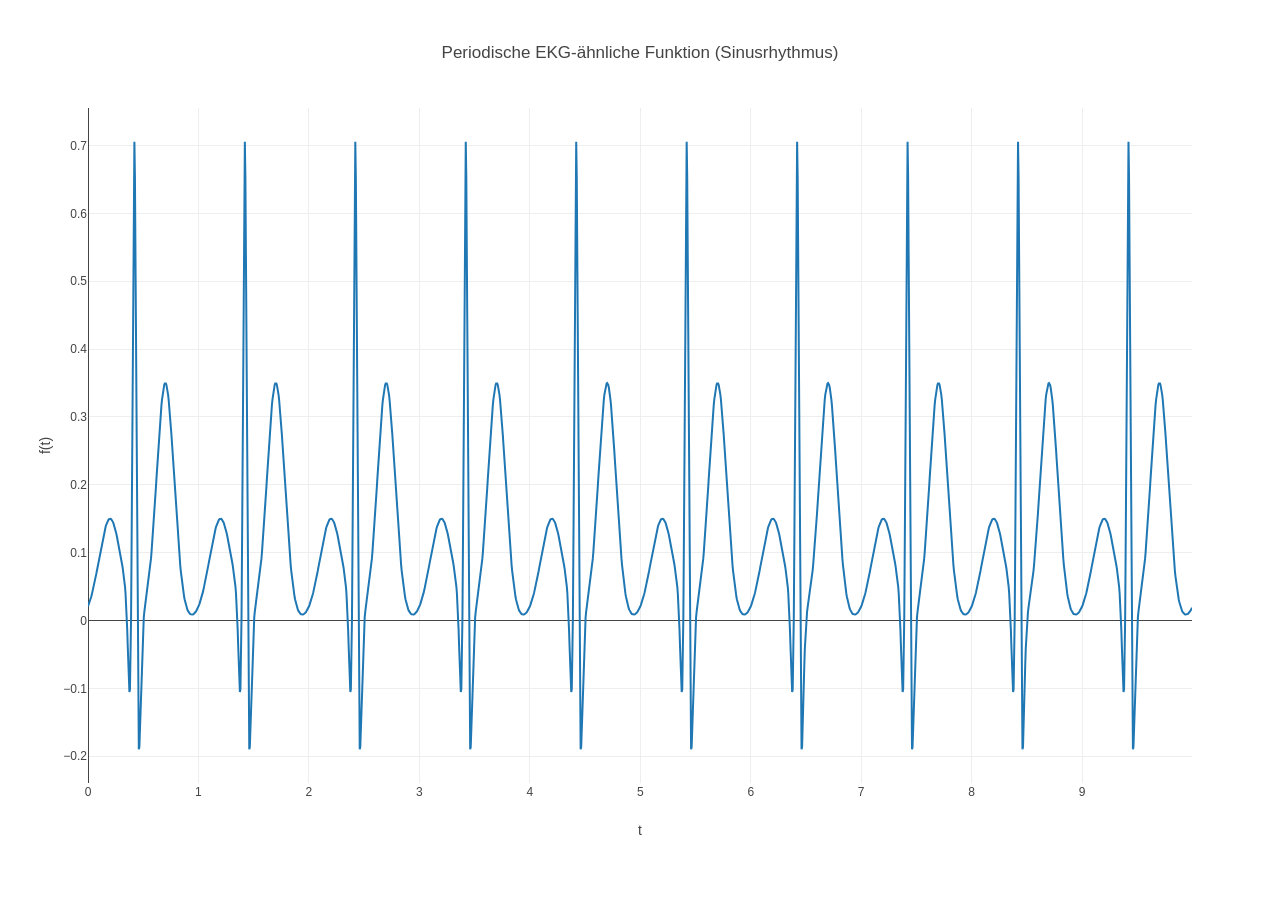
<file: herz.html>
<!DOCTYPE html><html><head><meta charset="utf-8"><script src="https://cdn.plot.ly/plotly-2.35.2.min.js"></script></head><body><div id="plot" style="width:100%;height:95vh"></div><script>
function f(t,T){let s=0;for(let k=-5;k<=15;k++){s+=0.15*Math.exp(-50*(t-k*T-0.2)**2)-0.3*Math.exp(-800*(t-k*T-0.4)**2)+1.2*Math.exp(-1500*(t-k*T-0.42)**2)-0.4*Math.exp(-800*(t-k*T-0.44)**2)+0.35*Math.exp(-80*(t-k*T-0.7)**2);}return s;}
let T=1;let x=[],y=[];for(let t=0;t<=10;t+=0.005){x.push(t);y.push(f(t,T));}
Plotly.newPlot('plot',[{x:x,y:y,mode:'lines',name:'EKG'}],{title:'Periodische EKG-ähnliche Funktion (Sinusrhythmus)',xaxis:{title:'t'},yaxis:{title:'f(t)'}},{responsive:true});
</script></body></html>
</file>
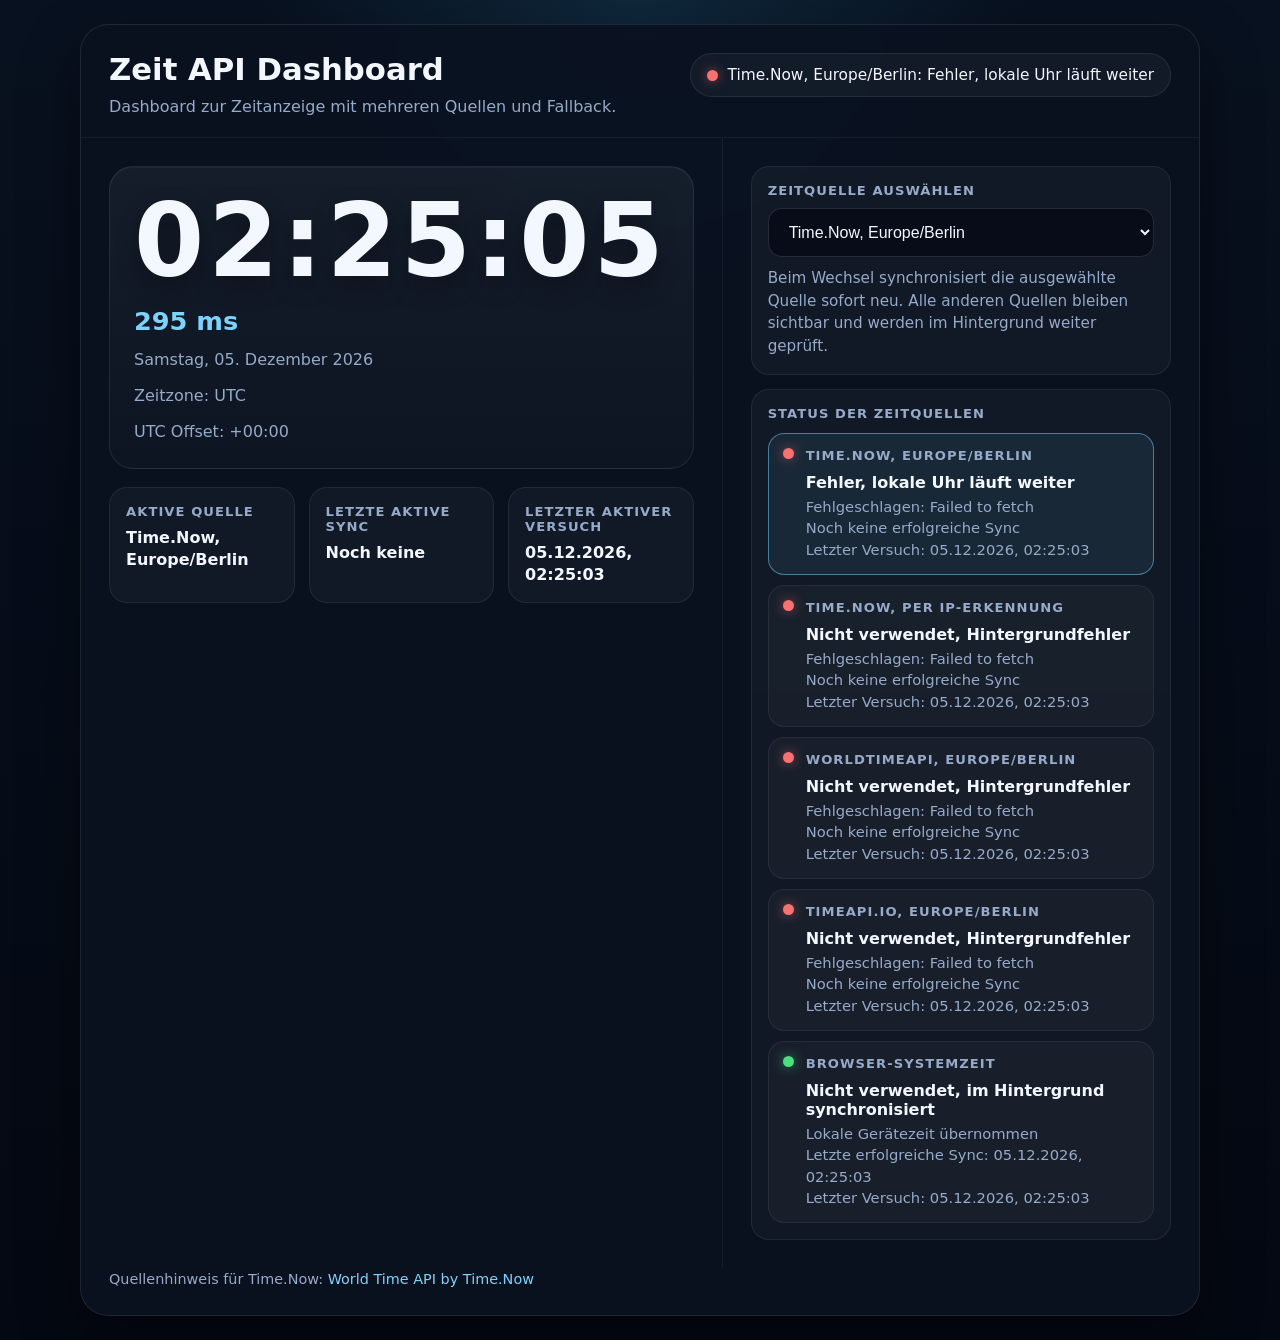
<file: zeit-dashboard.html>
<!doctype html>
<html lang="de">
  <head>
    <meta charset="utf-8" />
    <meta name="viewport" content="width=device-width, initial-scale=1" />
    <title>Zeit Dashboard</title>
    <meta name="description" content="Zeit Dashboard mit mehreren Zeitquellen, Statusanzeige und lokalem Fallback." />
    <meta name="color-scheme" content="dark" />
    <link rel="stylesheet" href="zeit-dashboard.css" />
  </head>
  <body>
    <main class="app">
      <section class="hero">
        <div class="hero-top">
          <div class="title-wrap">
            <h1>Zeit API Dashboard</h1>
            <p class="subtitle">Dashboard zur Zeitanzeige mit mehreren Quellen und Fallback.</p>
          </div>
          <div class="sync-pill" id="globalSyncPill">
            <span class="dot idle" id="globalSyncDot"></span>
            <span id="globalSyncText">Initialisiere Zeitquellen...</span>
          </div>
        </div>
      </section>

      <section class="content">
        <div class="clock-panel">
          <div class="clock-face">
            <div class="time" id="timeText">00:00:00</div>
            <div class="milliseconds" id="millisecondsText">000 ms</div>
            <div class="date-line" id="dateText">Lade Datum...</div>
            <div class="zone-line" id="zoneText">Zeitzone: Europe/Berlin</div>
            <div class="offset-line" id="offsetText">UTC Offset: wird ermittelt...</div>
          </div>

          <div class="meta-grid">
            <div class="meta-card">
              <div class="meta-label">Aktive Quelle</div>
              <div class="meta-value" id="activeSourceText">Wird geladen...</div>
            </div>
            <div class="meta-card">
              <div class="meta-label">Letzte aktive Sync</div>
              <div class="meta-value" id="lastSuccessText">Noch keine</div>
            </div>
            <div class="meta-card">
              <div class="meta-label">Letzter aktiver Versuch</div>
              <div class="meta-value" id="lastAttemptText">Noch keiner</div>
            </div>
          </div>
        </div>

        <aside class="side-panel">
          <div class="stack">
            <section class="panel-card">
              <div class="select-label">Zeitquelle auswählen</div>
              <select id="providerSelect" class="api-select" aria-label="Zeitquelle auswählen"></select>
              <div class="helper">Beim Wechsel synchronisiert die ausgewählte Quelle sofort neu. Alle anderen Quellen bleiben sichtbar und werden im Hintergrund weiter geprüft.</div>
            </section>

            <section class="panel-card">
              <div class="panel-title">Status der Zeitquellen</div>
              <div class="providers" id="providersList"></div>
            </section>
          </div>
        </aside>
      </section>

      <div class="footer">
        Quellenhinweis für Time.Now: <a href="https://time.now" target="_blank" rel="noopener noreferrer">World Time API by Time.Now</a>
      </div>
    </main>

    <script src="zeit-dashboard.js"></script>
  </body>
</html>
</file>
<file: styles.css>
:root {
  color-scheme: dark;
  --bg: #070b14;
  --panel: rgba(255, 255, 255, 0.06);
  --panel-border: rgba(255, 255, 255, 0.12);
  --text: #f7f9ff;
  --muted: rgba(247, 249, 255, 0.68);
  --accent: #40c9ff;
  --accent-2: #e81cff;
  --shadow: 0 24px 70px rgba(0, 0, 0, 0.45);
}

* {
  box-sizing: border-box;
}

html,
body {
  min-height: 100%;
  margin: 0;
}

body {
  display: grid;
  place-items: center;
  padding: 24px;
  font-family: Inter, ui-sans-serif, system-ui, -apple-system, BlinkMacSystemFont, "Segoe UI", sans-serif;
  color: var(--text);
  background:
    radial-gradient(circle at 20% 10%, rgba(232, 28, 255, 0.18), transparent 34%),
    radial-gradient(circle at 80% 25%, rgba(64, 201, 255, 0.16), transparent 32%),
    linear-gradient(180deg, #0b1020 0%, var(--bg) 100%);
}

.home {
  width: min(1080px, 100%);
  padding: 28px 0;
}

.hero {
  margin-bottom: 22px;
  text-align: center;
}

.eyebrow {
  margin: 0 0 10px;
  color: var(--accent);
  font-size: 0.78rem;
  font-weight: 800;
  letter-spacing: 0.16em;
  text-transform: uppercase;
}

.hero h1 {
  margin: 0;
  font-size: clamp(2rem, 7vw, 4rem);
  line-height: 1.05;
}

.hero p:not(.eyebrow) {
  max-width: 58ch;
  margin: 14px auto 0;
  color: var(--muted);
  font-size: 1.05rem;
  line-height: 1.6;
}

.tool-grid {
  display: grid;
  grid-template-columns: repeat(auto-fit, minmax(min(100%, 270px), 1fr));
  gap: 16px;
}

.tool-card {
  position: relative;
  display: flex;
  min-height: 190px;
  flex-direction: column;
  gap: 12px;
  padding: 22px;
  overflow: hidden;
  border: 1px solid var(--panel-border);
  border-radius: 24px;
  color: inherit;
  text-decoration: none;
  background: var(--panel);
  box-shadow: var(--shadow);
  backdrop-filter: blur(12px);
  transition: transform 180ms ease, border-color 180ms ease, background 180ms ease;
}

.tool-card::before {
  content: "";
  position: absolute;
  inset: auto -40px -70px auto;
  width: 170px;
  height: 170px;
  border-radius: 999px;
  background: linear-gradient(135deg, var(--accent-2), var(--accent));
  filter: blur(10px);
  opacity: 0.28;
}

.tool-card:hover,
.tool-card:focus-visible {
  border-color: rgba(64, 201, 255, 0.55);
  background: rgba(255, 255, 255, 0.08);
  transform: translateY(-3px);
  outline: none;
}

.tool-card h2,
.tool-card p,
.tool-card span {
  position: relative;
}

.tool-card h2 {
  margin: 0;
  font-size: 1.35rem;
}

.tool-card p {
  margin: 0;
  color: var(--muted);
  line-height: 1.55;
}

.tool-card span {
  margin-top: auto;
  color: var(--accent);
  font-weight: 700;
}

@media (max-width: 720px) {
  body {
    padding: 16px;
  }

  .home {
    padding: 18px 0;
  }
}
</file>
<file: zeit-dashboard.css>
:root {
  color-scheme: dark;
  --bg: #07111f;
  --panel: rgba(10, 18, 32, 0.92);
  --panel-border: rgba(255, 255, 255, 0.09);
  --text: #f3f7ff;
  --muted: #96aac9;
  --accent: #7dd3fc;
  --ok: #4ade80;
  --warn: #fbbf24;
  --err: #f87171;
  --idle: #64748b;
  --shadow: rgba(0, 0, 0, 0.4);
}

* {
  box-sizing: border-box;
}

html,
body {
  min-height: 100%;
  margin: 0;
}

body {
  display: grid;
  place-items: center;
  padding: 24px;
  font-family: Inter, ui-sans-serif, system-ui, -apple-system, BlinkMacSystemFont, "Segoe UI", sans-serif;
  color: var(--text);
  background:
    radial-gradient(circle at top, rgba(56, 189, 248, 0.13), transparent 26%),
    linear-gradient(180deg, #08111f 0%, #040812 100%);
}

.app {
  width: min(1120px, 100%);
  overflow: hidden;
  border: 1px solid var(--panel-border);
  border-radius: 28px;
  background: var(--panel);
  box-shadow: 0 24px 60px var(--shadow);
  backdrop-filter: blur(10px);
}

.hero {
  padding: 28px 28px 18px;
  border-bottom: 1px solid rgba(255, 255, 255, 0.06);
}

.hero-top {
  display: flex;
  flex-wrap: wrap;
  gap: 16px;
  align-items: flex-start;
  justify-content: space-between;
}

.title-wrap h1 {
  margin: 0;
  font-size: clamp(1.5rem, 2.4vw, 2.2rem);
  line-height: 1.1;
}

.subtitle {
  max-width: 66ch;
  margin: 8px 0 0;
  color: var(--muted);
  font-size: 1rem;
  line-height: 1.5;
}

.sync-pill {
  display: inline-flex;
  gap: 10px;
  align-items: center;
  padding: 12px 16px;
  border: 1px solid rgba(255, 255, 255, 0.08);
  border-radius: 999px;
  color: var(--text);
  background: rgba(255, 255, 255, 0.04);
  font-size: 0.96rem;
  white-space: nowrap;
}

.dot {
  display: inline-block;
  flex: 0 0 auto;
  width: 11px;
  height: 11px;
  border-radius: 50%;
  background: var(--idle);
  box-shadow: 0 0 0 4px rgba(255, 255, 255, 0.04);
}

.dot.ok {
  background: var(--ok);
  box-shadow: 0 0 12px rgba(74, 222, 128, 0.55);
}

.dot.warn {
  background: var(--warn);
  box-shadow: 0 0 12px rgba(251, 191, 36, 0.55);
}

.dot.err {
  background: var(--err);
  box-shadow: 0 0 12px rgba(248, 113, 113, 0.55);
}

.dot.idle {
  background: var(--idle);
}

.content {
  display: grid;
  grid-template-columns: 1.32fr 0.98fr;
}

.clock-panel,
.side-panel {
  padding: 28px;
}

.clock-panel {
  border-right: 1px solid rgba(255, 255, 255, 0.06);
}

.clock-face {
  padding: 24px;
  border: 1px solid rgba(255, 255, 255, 0.08);
  border-radius: 24px;
  background: linear-gradient(180deg, rgba(255, 255, 255, 0.05), rgba(255, 255, 255, 0.02));
  box-shadow: inset 0 1px 0 rgba(255, 255, 255, 0.04);
}

.time {
  font-size: clamp(2.7rem, 10vw, 6.3rem);
  font-weight: 800;
  font-feature-settings: "tnum" 1;
  font-variant-numeric: tabular-nums;
  letter-spacing: 0.04em;
  line-height: 1;
  text-shadow: 0 10px 24px rgba(0, 0, 0, 0.3);
}

.milliseconds {
  margin-top: 14px;
  color: var(--accent);
  font-size: clamp(1.15rem, 3vw, 1.6rem);
  font-weight: 700;
  font-feature-settings: "tnum" 1;
  font-variant-numeric: tabular-nums;
}

.date-line,
.zone-line,
.offset-line {
  margin-top: 12px;
  color: var(--muted);
  font-size: 1rem;
  line-height: 1.5;
}

.meta-grid {
  display: grid;
  grid-template-columns: repeat(3, minmax(0, 1fr));
  gap: 14px;
  margin-top: 18px;
}

.meta-card,
.panel-card {
  padding: 16px;
  border: 1px solid rgba(255, 255, 255, 0.07);
  border-radius: 18px;
  background: rgba(255, 255, 255, 0.035);
}

.meta-label,
.panel-title,
.provider-name,
.select-label {
  color: var(--muted);
  font-size: 0.82rem;
  font-weight: 700;
  letter-spacing: 0.08em;
  text-transform: uppercase;
}

.meta-value {
  margin-top: 8px;
  font-size: 1rem;
  font-weight: 700;
  line-height: 1.4;
}

.stack {
  display: grid;
  gap: 14px;
}

.api-select {
  width: 100%;
  margin-top: 10px;
  padding: 14px 16px;
  border: 1px solid rgba(255, 255, 255, 0.12);
  border-radius: 14px;
  color: var(--text);
  background: rgba(7, 12, 24, 0.9);
  font-size: 1rem;
  outline: none;
}

.helper {
  margin-top: 10px;
  color: var(--muted);
  font-size: 0.95rem;
  line-height: 1.5;
}

.providers {
  display: grid;
  gap: 10px;
  margin-top: 12px;
}

.provider-row {
  display: grid;
  grid-template-columns: auto 1fr;
  gap: 12px;
  align-items: start;
  padding: 14px;
  border: 1px solid rgba(255, 255, 255, 0.06);
  border-radius: 16px;
  background: rgba(255, 255, 255, 0.03);
}

.provider-row.active {
  border-color: rgba(125, 211, 252, 0.5);
  background: rgba(125, 211, 252, 0.08);
}

.provider-main {
  display: flex;
  flex-wrap: wrap;
  gap: 10px;
  align-items: baseline;
}

.provider-status {
  color: var(--text);
  font-weight: 600;
}

.provider-detail {
  margin-top: 4px;
  color: var(--muted);
  font-size: 0.92rem;
  line-height: 1.45;
}

.footer {
  padding: 0 28px 24px;
  color: var(--muted);
  font-size: 0.9rem;
  line-height: 1.6;
}

.footer a {
  color: var(--accent);
  text-decoration: none;
}

.footer a:hover {
  text-decoration: underline;
}

@media (max-width: 920px) {
  .content {
    grid-template-columns: 1fr;
  }

  .clock-panel {
    border-right: 0;
    border-bottom: 1px solid rgba(255, 255, 255, 0.06);
  }

  .meta-grid {
    grid-template-columns: 1fr;
  }
}

@media (max-width: 640px) {
  body {
    padding: 14px;
  }

  .hero,
  .clock-panel,
  .side-panel,
  .footer {
    padding-right: 18px;
    padding-left: 18px;
  }

  .clock-face {
    padding: 18px;
  }

  .sync-pill {
    width: 100%;
    justify-content: center;
    white-space: normal;
  }
}
</file>
